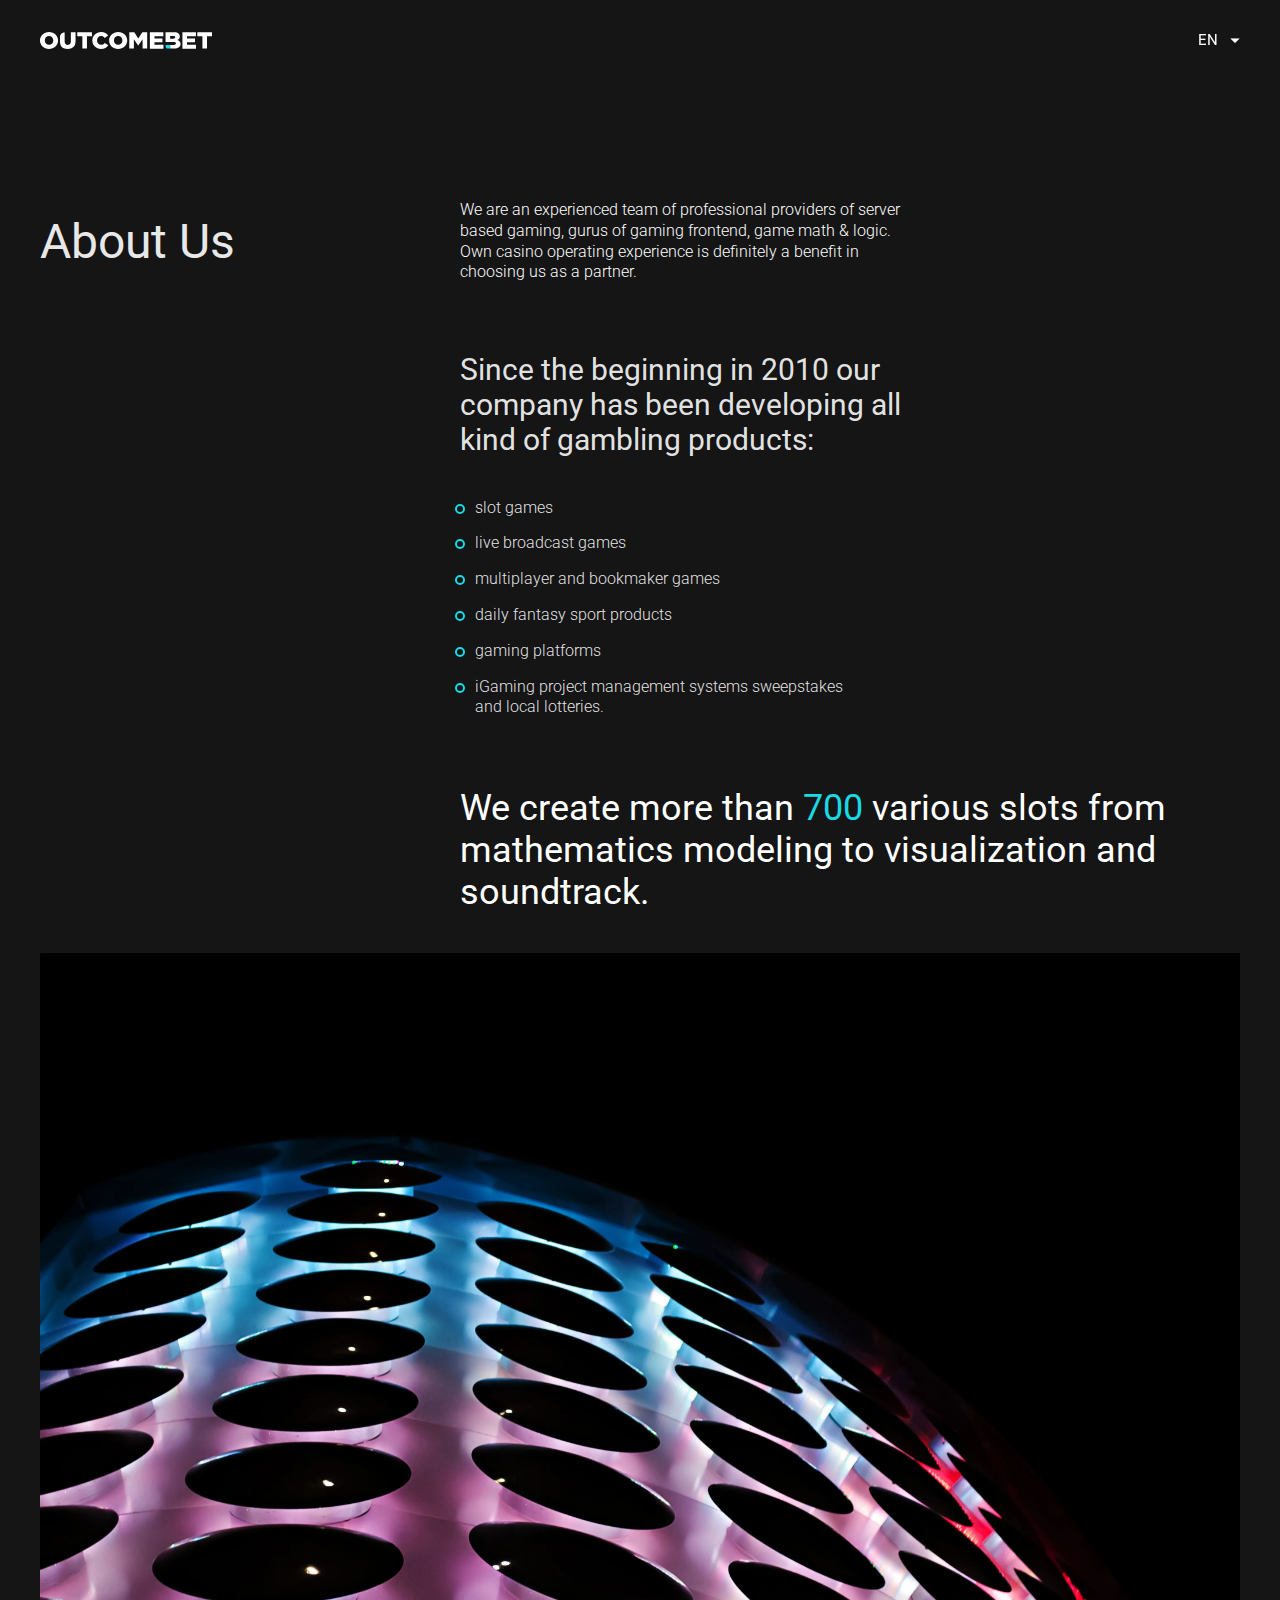
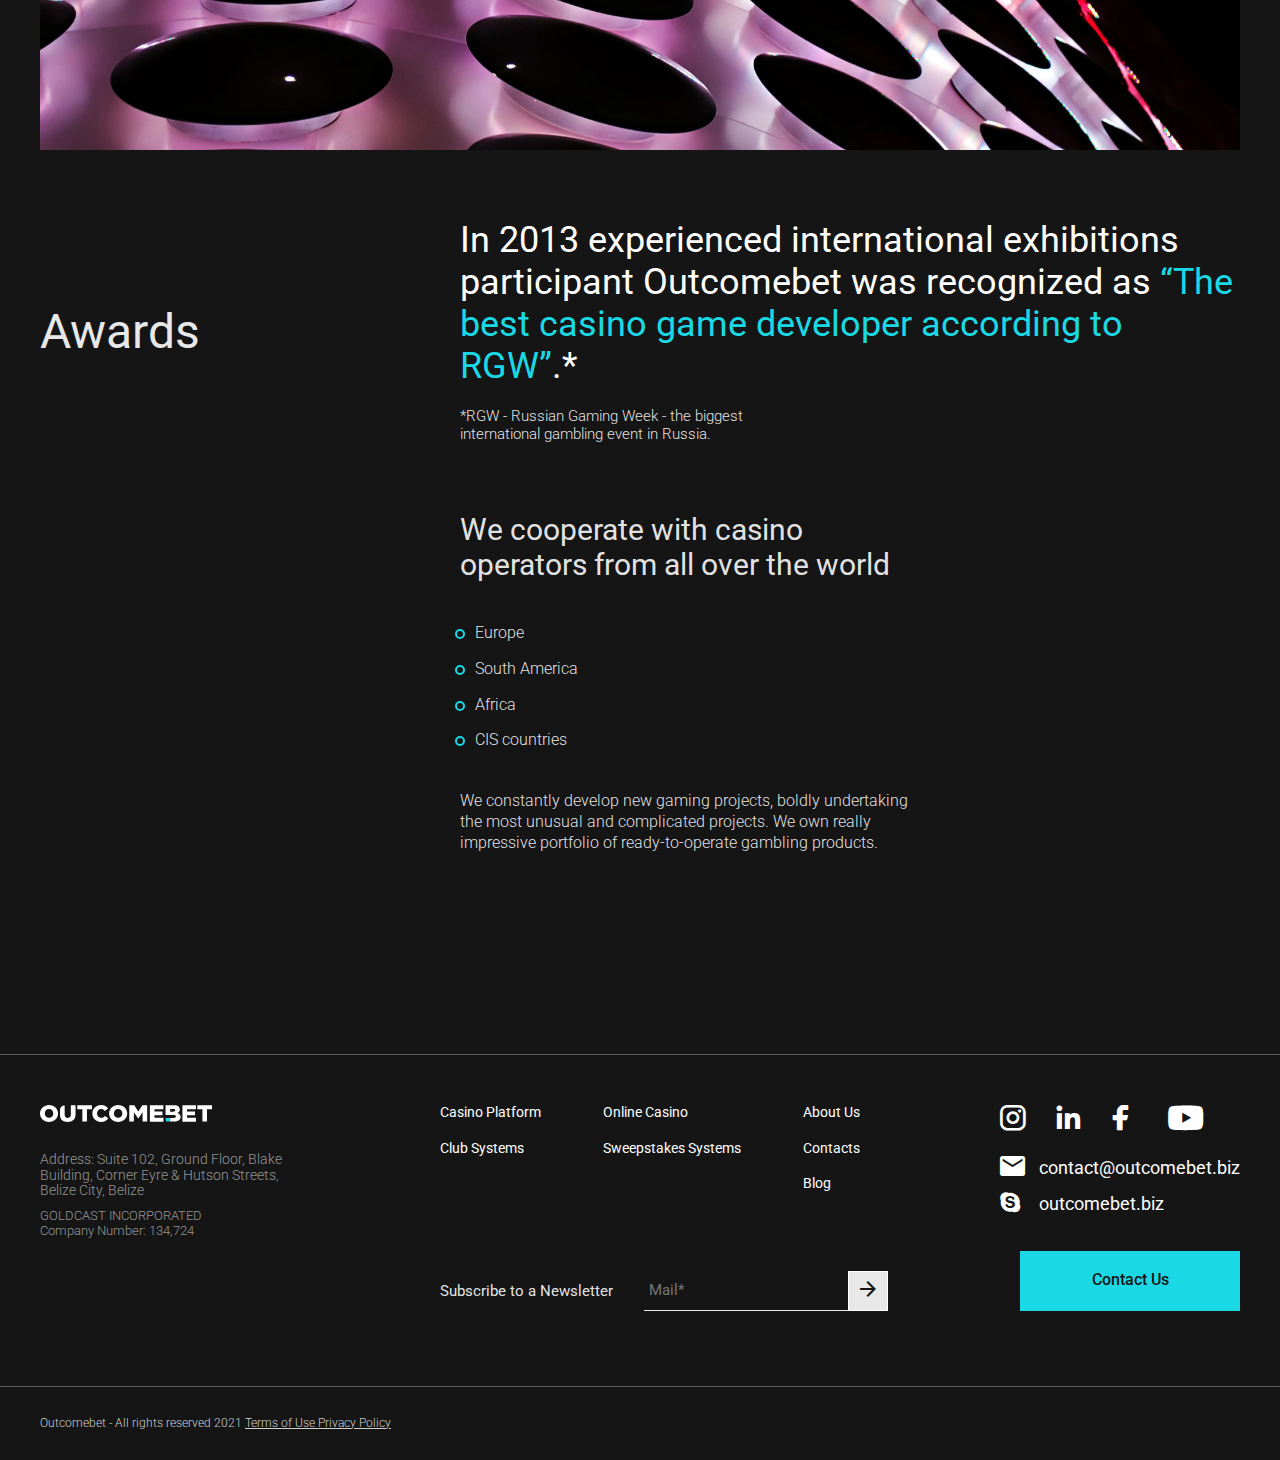
<file: about.html>
<!DOCTYPE html>
<html lang="ru">
	<head>
		<title>OUTCOMEBET - About Us</title>
		<meta charset="UTF-8" />
		<meta name="format-detection" content="telephone=no" />
		<link rel="stylesheet" href="css/style.min.css" />
		<!-- <meta name="robots" content="noindex, nofollow"> -->
		<!-- <meta name="viewport" content="width=device-width, initial-scale=1.0, maximum-scale=1.0, user-scalable=0"> -->
		<meta name="viewport" content="width=device-width, initial-scale=1.0" />
	</head>

	<body>
		<div class="wrapper">
			<header class="header">
				<div class="header__container _container">
					<div class="header__row">
						<div class="header__logo">
							<a href="index.html#top" class="logo"
								><picture
									><source srcset="img/logo.svg" type="image/webp" />
									<img src="img/logo.svg" alt="logo" class="logo__img" /></picture
							></a>
						</div>
						<div class="header__menu">
							<ul class="menu">
								<li class="menu__item"><a href="casino-platform.html" class="menu__link">Casino Platform </a></li>
								<li class="menu__item"><a href="club-systems.html" class="menu__link">Club Systems</a></li>
								<li class="menu__item"><a href="online-casino.html" class="menu__link">Online Casino</a></li>
								<li class="menu__item">
									<a href="sweepstakes-systems.html" class="menu__link">Sweepstakes Systems</a>
								</li>
								<li class="menu__item"><a href="about.html" class="menu__link _active">About Us</a></li>
								<li class="menu__item"><a href="index.html#contacts" class="menu__link">Contacts</a></li>
								<li class="menu__item"><a href="blog.html" class="menu__link">Blog</a></li>
							</ul>
						</div>
						<div class="header__language">
							<div class="lang icon-select">
								<div class="lang__current">en</div>
								<ul class="lang__list">
									<li>ru</li>
								</ul>
							</div>
						</div>
						<div class="header__burger">
							<span></span>
							<span></span>
							<span></span>
						</div>
					</div>
				</div>
				<!-- /header__container _container -->
			</header>
			<!-- /.header -->

			<main class="page">
				<div class="about">
					<div class="about__container _container">
						<div class="about__header">
							<h2 class="about__title block-title">About Us</h2>
							<div class="about__description">
								We are an experienced team of professional providers of server based gaming, gurus of gaming frontend,
								game math & logic. Own casino operating experience is definitely a benefit in choosing us as a partner.
							</div>
						</div>
						<div class="about__wrap">
							<div class="about__label">
								Since the beginning in 2010 our company has been developing all kind of gambling products:
							</div>
							<ul class="about__list about__list_margin">
								<li>slot games</li>
								<li>live broadcast games</li>
								<li>multiplayer and bookmaker games</li>
								<li>daily fantasy sport products</li>
								<li>gaming platforms</li>
								<li>
									iGaming project management systems sweepstakes <br />
									and local lotteries.
								</li>
							</ul>
						</div>
						<div class="about__picture">
							<div class="about__subtitle about__subtitle_picture">
								We create more than <span>700</span> various slots from mathematics modeling to visualization and
								soundtrack.
							</div>
							<div class="about__img">
								<picture
									><source srcset="img/about.webp" type="image/webp" />
									<img src="img/about.jpg" alt=""
								/></picture>
							</div>
						</div>
						<div class="about__header">
							<h2 class="about__title block-title">Awards</h2>
							<div class="about__text">
								<div class="about__subtitle about__subtitle_awards">
									In 2013 experienced international exhibitions participant Outcomebet was recognized as
									<span>“The best casino game developer according to RGW”</span>.*
								</div>
								<div class="about__note">
									*RGW - Russian Gaming Week - the biggest international gambling event in Russia.
								</div>
							</div>
						</div>
						<div class="about__wrap">
							<div class="about__label">We cooperate with casino operators from all over the world</div>
							<ul class="about__list">
								<li>Europe</li>
								<li>South America</li>
								<li>Africa</li>
								<li>CIS countries</li>
							</ul>
							<p class="about__paragraph">
								We constantly develop new gaming projects, boldly undertaking the most unusual and complicated projects.
								We own really impressive portfolio of ready-to-operate gambling products.
							</p>
						</div>
					</div>
					<!-- /about__container _container -->
				</div>
				<div class="popup__body">
					<form action="#" class="popup__form">
						<div class="popup__close">&times;</div>
						<label for="popup__input" class="popup__label">Enter your phone and we will call you</label>
						<div class="popup__input" id="popup__input"><input type="text" placeholder="Phone*" /></div>
						<div class="popup__button"><button class="btn popup__btn" type="submit">Send</button></div>
					</form>
				</div>
			</main>
			<!-- /.main -->
			<footer class="footer">
				<div class="footer__content">
					<div class="footer__container _container">
						<div class="footer__row">
							<div class="footer__column">
								<div class="footer__item">
									<div class="footer__logo">
										<a href="#top" class="logo"
											><picture
												><source srcset="img/logo.svg" type="image/webp" />
												<img src="img/logo.svg" alt="logo" class="logo__img" /></picture
										></a>
									</div>
									<div class="footer__adress adress">
										<p class="adress__text adress__text_medium">
											Address: Suite 102, Ground Floor, Blake Building, Corner Eyre & Hutson Streets, Belize City,
											Belize
										</p>
										<p class="adress__text adress__text_small">
											GOLDCAST INCORPORATED <br />
											Company Number: 134,724
										</p>
									</div>
								</div>
							</div>
							<div class="footer__column footer__column_center">
								<div class="footer__center">
									<ul class="footer__menu menu-footer">
										<li class="menu-footer__item">
											<a href="casino-platform.html" class="menu__link">Casino Platform </a>
											<a href="club-systems.html" class="menu__link">Club Systems</a>
										</li>

										<li class="menu-footer__item">
											<a href="online-casino.html" class="menu__link">Online Casino</a>
											<a href="sweepstakes-systems.html" class="menu__link">Sweepstakes Systems</a>
										</li>
										<li class="menu-footer__item">
											<a href="about.html" class="menu__link">About Us</a>
											<a href="index.html#contacts" class="menu__link">Contacts</a>
											<a href="blog.html" class="menu__link">Blog</a>
										</li>
									</ul>
									<form action="#" class="footer__form">
										<div class="footer__label">Subscribe to a Newsletter</div>
										<div class="footer__send">
											<input type="email" placeholder="Mail*" /><button type="submit">
												<span class="icon-arrow"></span>
											</button>
										</div>
									</form>
								</div>
							</div>
							<div class="footer__column">
								<div class="footer__contacts">
									<div class="footer__social social">
										<a href="#" class="social__link icon-instagram"></a>
										<a href="#" class="social__link icon-linkedin social__link_linkedin"></a>
										<a href="#" class="social__link icon-facebook"></a>
										<a href="#" class="social__link icon-youtube"></a>
									</div>
									<div class="footer__links links-contacts">
										<a href="#" class="links-contacts__link icon-mail">contact@outcomebet.biz </a
										><a href="#" class="links-contacts__link icon-skype">outcomebet.biz </a>
									</div>
									<div class="footer__button"><a href="#" class="btn contact-us">Contact Us</a></div>
								</div>
							</div>
						</div>
					</div>
					<!-- /footer__container _container -->
				</div>
				<div class="footer__container _container">
					<div class="footer__policity">
						<span>Outcomebet - All rights reserved 2021 <a href="#">Terms of Use Privacy Policy</a></span>
					</div>
				</div>
				<!-- /footer__container _container -->
			</footer>
			<!-- /.footer -->
		</div>
		<!-- /.wrapper -->
		<script src="js/app.min.js"></script>
	</body>
</html>
</file>
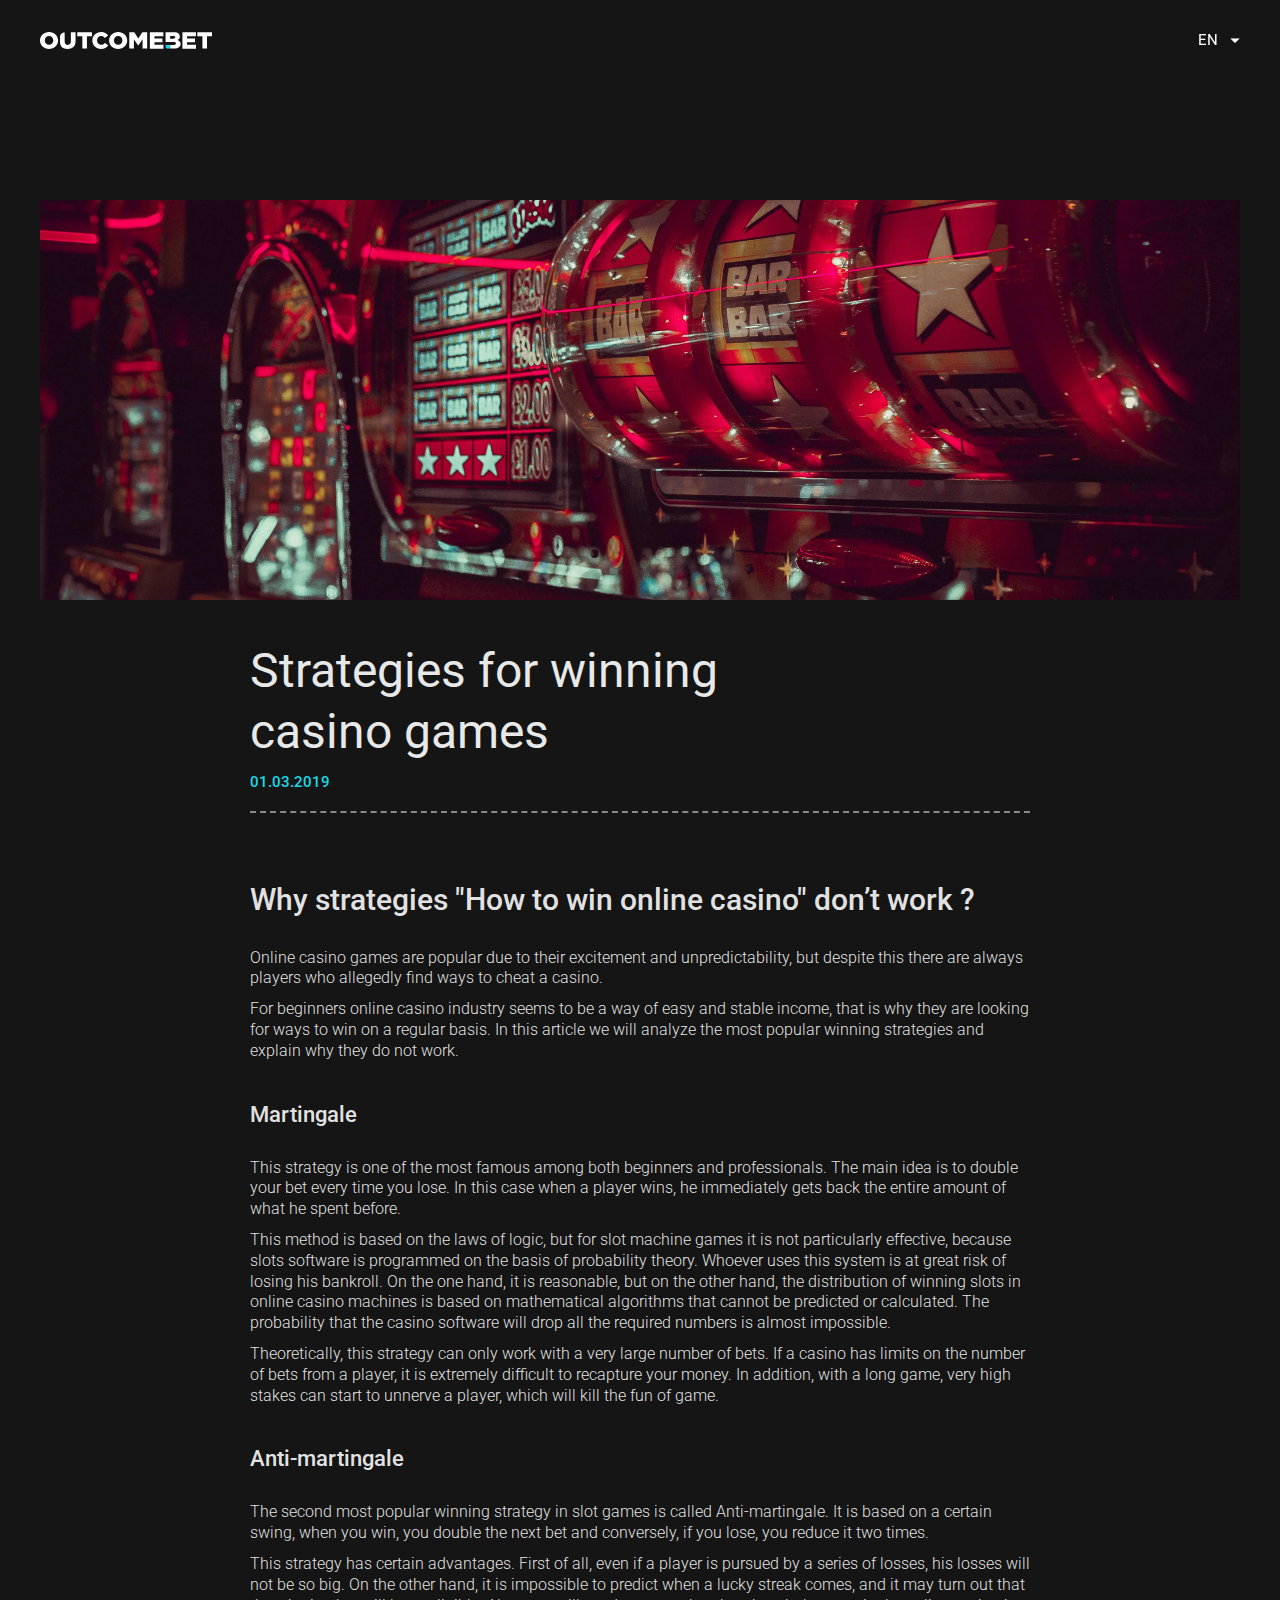
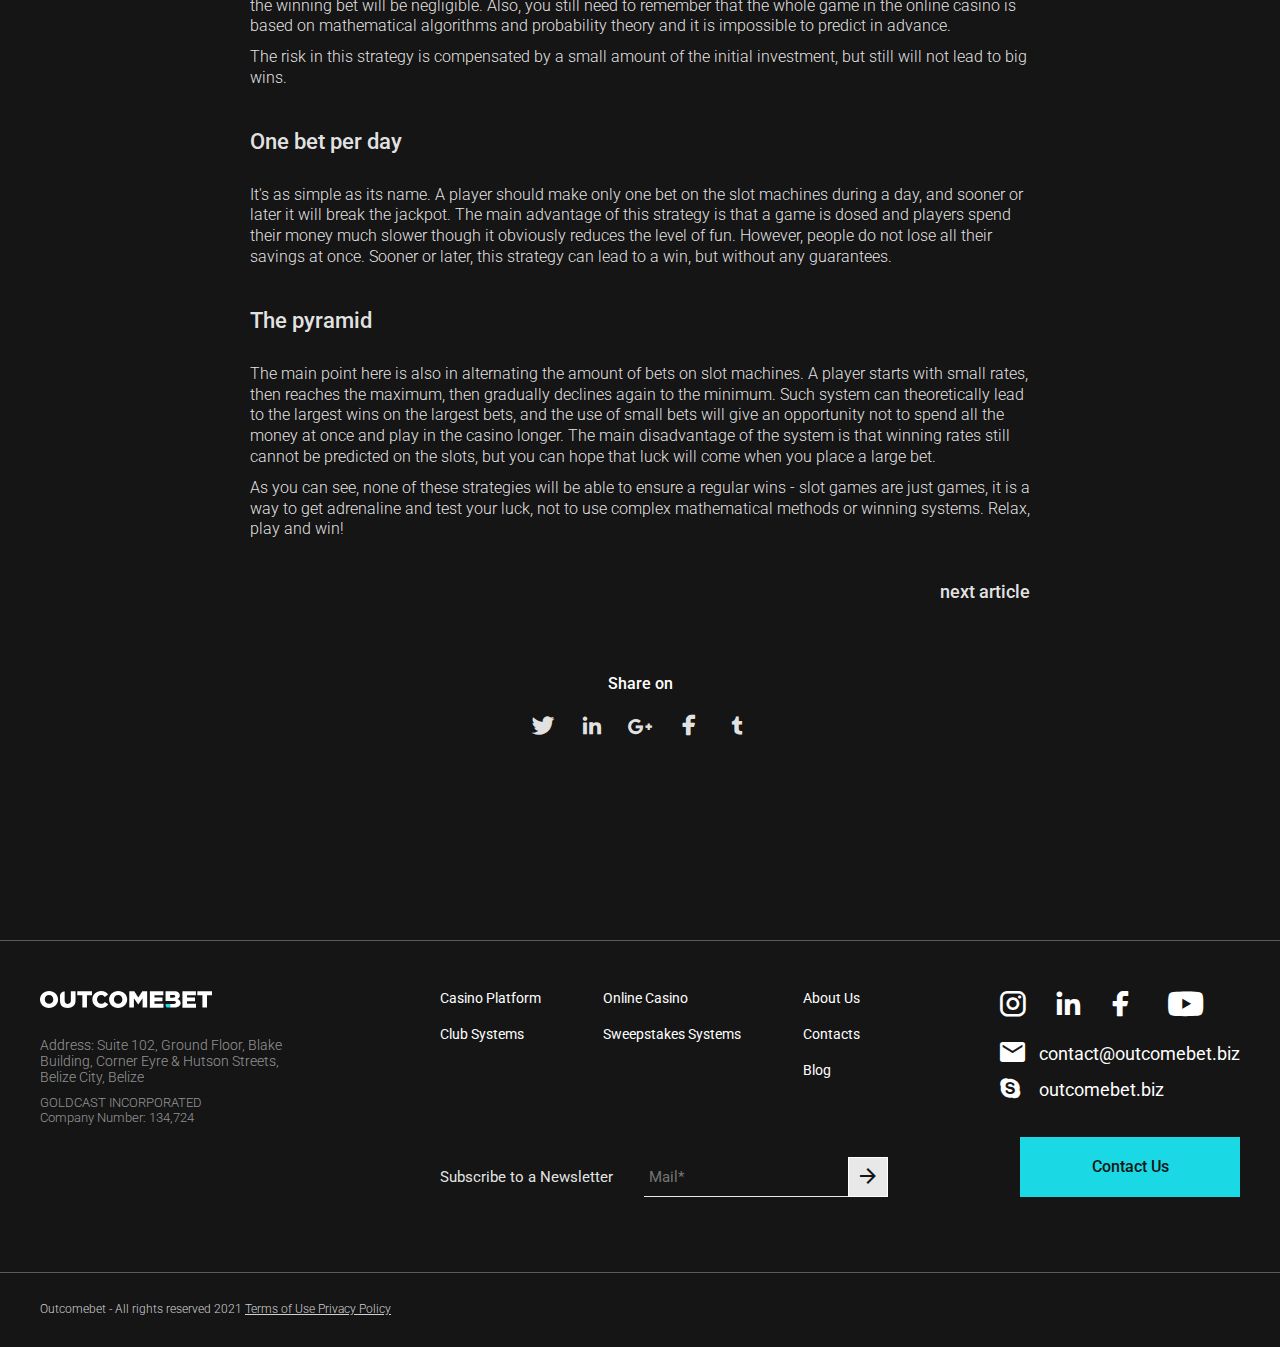
<file: article.html>
<!DOCTYPE html>
<html lang="ru">
	<head>
		<title>OUTCOMEBET - Article page</title>
		<meta charset="UTF-8" />
		<meta name="format-detection" content="telephone=no" />
		<link rel="stylesheet" href="css/style.min.css" />
		<!-- <meta name="robots" content="noindex, nofollow"> -->
		<!-- <meta name="viewport" content="width=device-width, initial-scale=1.0, maximum-scale=1.0, user-scalable=0"> -->
		<meta name="viewport" content="width=device-width, initial-scale=1.0" />
	</head>

	<body>
		<div class="wrapper">
			<header class="header">
				<div class="header__container _container">
					<div class="header__row">
						<div class="header__logo">
							<a href="index.html#top" class="logo"
								><picture
									><source srcset="img/logo.svg" type="image/webp" />
									<img src="img/logo.svg" alt="logo" class="logo__img" /></picture
							></a>
						</div>
						<div class="header__menu">
							<ul class="menu">
								<li class="menu__item"><a href="casino-platform.html" class="menu__link">Casino Platform </a></li>
								<li class="menu__item"><a href="club-systems.html" class="menu__link">Club Systems</a></li>
								<li class="menu__item"><a href="online-casino.html" class="menu__link">Online Casino</a></li>
								<li class="menu__item">
									<a href="sweepstakes-systems.html" class="menu__link">Sweepstakes Systems</a>
								</li>
								<li class="menu__item"><a href="about.html" class="menu__link">About Us</a></li>
								<li class="menu__item"><a href="index.html#contacts" class="menu__link">Contacts</a></li>
								<li class="menu__item"><a href="blog.html" class="menu__link">Blog</a></li>
							</ul>
						</div>
						<div class="header__language">
							<div class="lang icon-select">
								<div class="lang__current">en</div>
								<ul class="lang__list">
									<li>ru</li>
								</ul>
							</div>
						</div>
						<div class="header__burger">
							<span></span>
							<span></span>
							<span></span>
						</div>
					</div>
				</div>
				<!-- /header__container _container -->
			</header>
			<!-- /.header -->

			<main class="page">
				<div class="article">
					<div class="article__container _container">
						<div class="article__img">
							<picture
								><source srcset="img/blog-page/01.webp" type="image/webp" />
								<img src="img/blog-page/01.jpg" alt=""
							/></picture>
						</div>
						<div class="article__content">
							<div class="article__header">
								<div class="article__title block-title">Strategies for winning casino games</div>
								<div class="article__date">01.03.2019</div>
							</div>
							<div class="article__text">
								<h3 class="article__subtitle">Why strategies "How to win online casino" don’t work ?</h3>
								<div class="article__part">
									<p class="article__paragraph">
										Online casino games are popular due to their excitement and unpredictability, but despite this there
										are always players who allegedly find ways to cheat a casino.
									</p>
									<p class="article__paragraph">
										For beginners online casino industry seems to be a way of easy and stable income, that is why they
										are looking for ways to win on a regular basis. In this article we will analyze the most popular
										winning strategies and explain why they do not work.
									</p>
								</div>
								<div class="article__label">Martingale</div>
								<div class="article__part">
									<p class="article__paragraph">
										This strategy is one of the most famous among both beginners and professionals. The main idea is to
										double your bet every time you lose. In this case when a player wins, he immediately gets back the
										entire amount of what he spent before.
									</p>
									<p class="article__paragraph">
										This method is based on the laws of logic, but for slot machine games it is not particularly
										effective, because slots software is programmed on the basis of probability theory. Whoever uses
										this system is at great risk of losing his bankroll. On the one hand, it is reasonable, but on the
										other hand, the distribution of winning slots in online casino machines is based on mathematical
										algorithms that cannot be predicted or calculated. The probability that the casino software will
										drop all the required numbers is almost impossible.
									</p>
									<p class="article__paragraph">
										Theoretically, this strategy can only work with a very large number of bets. If a casino has limits
										on the number of bets from a player, it is extremely difficult to recapture your money. In addition,
										with a long game, very high stakes can start to unnerve a player, which will kill the fun of game.
									</p>
								</div>
								<div class="article__label">Anti-martingale</div>
								<div class="article__part">
									<p class="article__paragraph">
										The second most popular winning strategy in slot games is called Anti-martingale. It is based on a
										certain swing, when you win, you double the next bet and conversely, if you lose, you reduce it two
										times.
									</p>
									<p class="article__paragraph">
										This strategy has certain advantages. First of all, even if a player is pursued by a series of
										losses, his losses will not be so big. On the other hand, it is impossible to predict when a lucky
										streak comes, and it may turn out that the winning bet will be negligible. Also, you still need to
										remember that the whole game in the online casino is based on mathematical algorithms and
										probability theory and it is impossible to predict in advance.
									</p>
									<p class="article__paragraph">
										The risk in this strategy is compensated by a small amount of the initial investment, but still will
										not lead to big wins.
									</p>
								</div>
								<div class="article__label">One bet per day</div>
								<div class="article__part">
									<p class="article__paragraph">
										It's as simple as its name. A player should make only one bet on the slot machines during a day, and
										sooner or later it will break the jackpot. The main advantage of this strategy is that a game is
										dosed and players spend their money much slower though it obviously reduces the level of fun.
										However, people do not lose all their savings at once. Sooner or later, this strategy can lead to a
										win, but without any guarantees.
									</p>
								</div>
								<div class="article__label">The pyramid</div>
								<div class="article__part">
									<p class="article__paragraph">
										The main point here is also in alternating the amount of bets on slot machines. A player starts with
										small rates, then reaches the maximum, then gradually declines again to the minimum. Such system can
										theoretically lead to the largest wins on the largest bets, and the use of small bets will give an
										opportunity not to spend all the money at once and play in the casino longer. The main disadvantage
										of the system is that winning rates still cannot be predicted on the slots, but you can hope that
										luck will come when you place a large bet.
									</p>
									<p class="article__paragraph">
										As you can see, none of these strategies will be able to ensure a regular wins - slot games are just
										games, it is a way to get adrenaline and test your luck, not to use complex mathematical methods or
										winning systems. Relax, play and win!
									</p>
								</div>
							</div>
							<div class="article__next"><a href="#">next article</a></div>
							<div class="article__share">
								<span>Share on</span>
								<div class="article__social">
									<a href="#" class="article__link icon-twitter"></a>
									<a href="#" class="article__link icon-linkedin"></a>
									<a href="#" class="article__link icon-google-plus"></a>
									<a href="#" class="article__link icon-facebook"></a>
									<a href="#" class="article__link icon-tumblr"></a>
								</div>
							</div>
						</div>
					</div>
					<!-- /article__container _container -->
					<div class="popup__body">
						<form action="#" class="popup__form">
							<div class="popup__close">&times;</div>
							<label for="popup__input" class="popup__label">Enter your phone and we will call you</label>
							<div class="popup__input" id="popup__input"><input type="text" placeholder="Phone*" /></div>
							<div class="popup__button"><button class="btn popup__btn" type="submit">Send</button></div>
						</form>
					</div>
				</div>
			</main>
			<!-- /.main -->
			<footer class="footer">
				<div class="footer__content">
					<div class="footer__container _container">
						<div class="footer__row">
							<div class="footer__column">
								<div class="footer__item">
									<div class="footer__logo">
										<a href="#top" class="logo"
											><picture
												><source srcset="img/logo.svg" type="image/webp" />
												<img src="img/logo.svg" alt="logo" class="logo__img" /></picture
										></a>
									</div>
									<div class="footer__adress adress">
										<p class="adress__text adress__text_medium">
											Address: Suite 102, Ground Floor, Blake Building, Corner Eyre & Hutson Streets, Belize City,
											Belize
										</p>
										<p class="adress__text adress__text_small">
											GOLDCAST INCORPORATED <br />
											Company Number: 134,724
										</p>
									</div>
								</div>
							</div>
							<div class="footer__column footer__column_center">
								<div class="footer__center">
									<ul class="footer__menu menu-footer">
										<li class="menu-footer__item">
											<a href="casino-platform.html" class="menu__link">Casino Platform </a>
											<a href="club-systems.html" class="menu__link">Club Systems</a>
										</li>

										<li class="menu-footer__item">
											<a href="online-casino.html" class="menu__link">Online Casino</a>
											<a href="sweepstakes-systems.html" class="menu__link">Sweepstakes Systems</a>
										</li>
										<li class="menu-footer__item">
											<a href="about.html" class="menu__link">About Us</a>
											<a href="index.html#contacts" class="menu__link">Contacts</a>
											<a href="blog.html" class="menu__link">Blog</a>
										</li>
									</ul>
									<form action="#" class="footer__form">
										<div class="footer__label">Subscribe to a Newsletter</div>
										<div class="footer__send">
											<input type="email" placeholder="Mail*" /><button type="submit">
												<span class="icon-arrow"></span>
											</button>
										</div>
									</form>
								</div>
							</div>
							<div class="footer__column">
								<div class="footer__contacts">
									<div class="footer__social social">
										<a href="#" class="social__link icon-instagram"></a>
										<a href="#" class="social__link icon-linkedin social__link_linkedin"></a>
										<a href="#" class="social__link icon-facebook"></a>
										<a href="#" class="social__link icon-youtube"></a>
									</div>
									<div class="footer__links links-contacts">
										<a href="#" class="links-contacts__link icon-mail">contact@outcomebet.biz </a
										><a href="#" class="links-contacts__link icon-skype">outcomebet.biz </a>
									</div>
									<div class="footer__button"><a href="#" class="btn contact-us">Contact Us</a></div>
								</div>
							</div>
						</div>
					</div>
					<!-- /footer__container _container -->
				</div>
				<div class="footer__container _container">
					<div class="footer__policity">
						<span>Outcomebet - All rights reserved 2021 <a href="#">Terms of Use Privacy Policy</a></span>
					</div>
				</div>
				<!-- /footer__container _container -->
			</footer>
			<!-- /.footer -->
		</div>
		<!-- /.wrapper -->
		<script src="js/app.min.js"></script>
	</body>
</html>
</file>
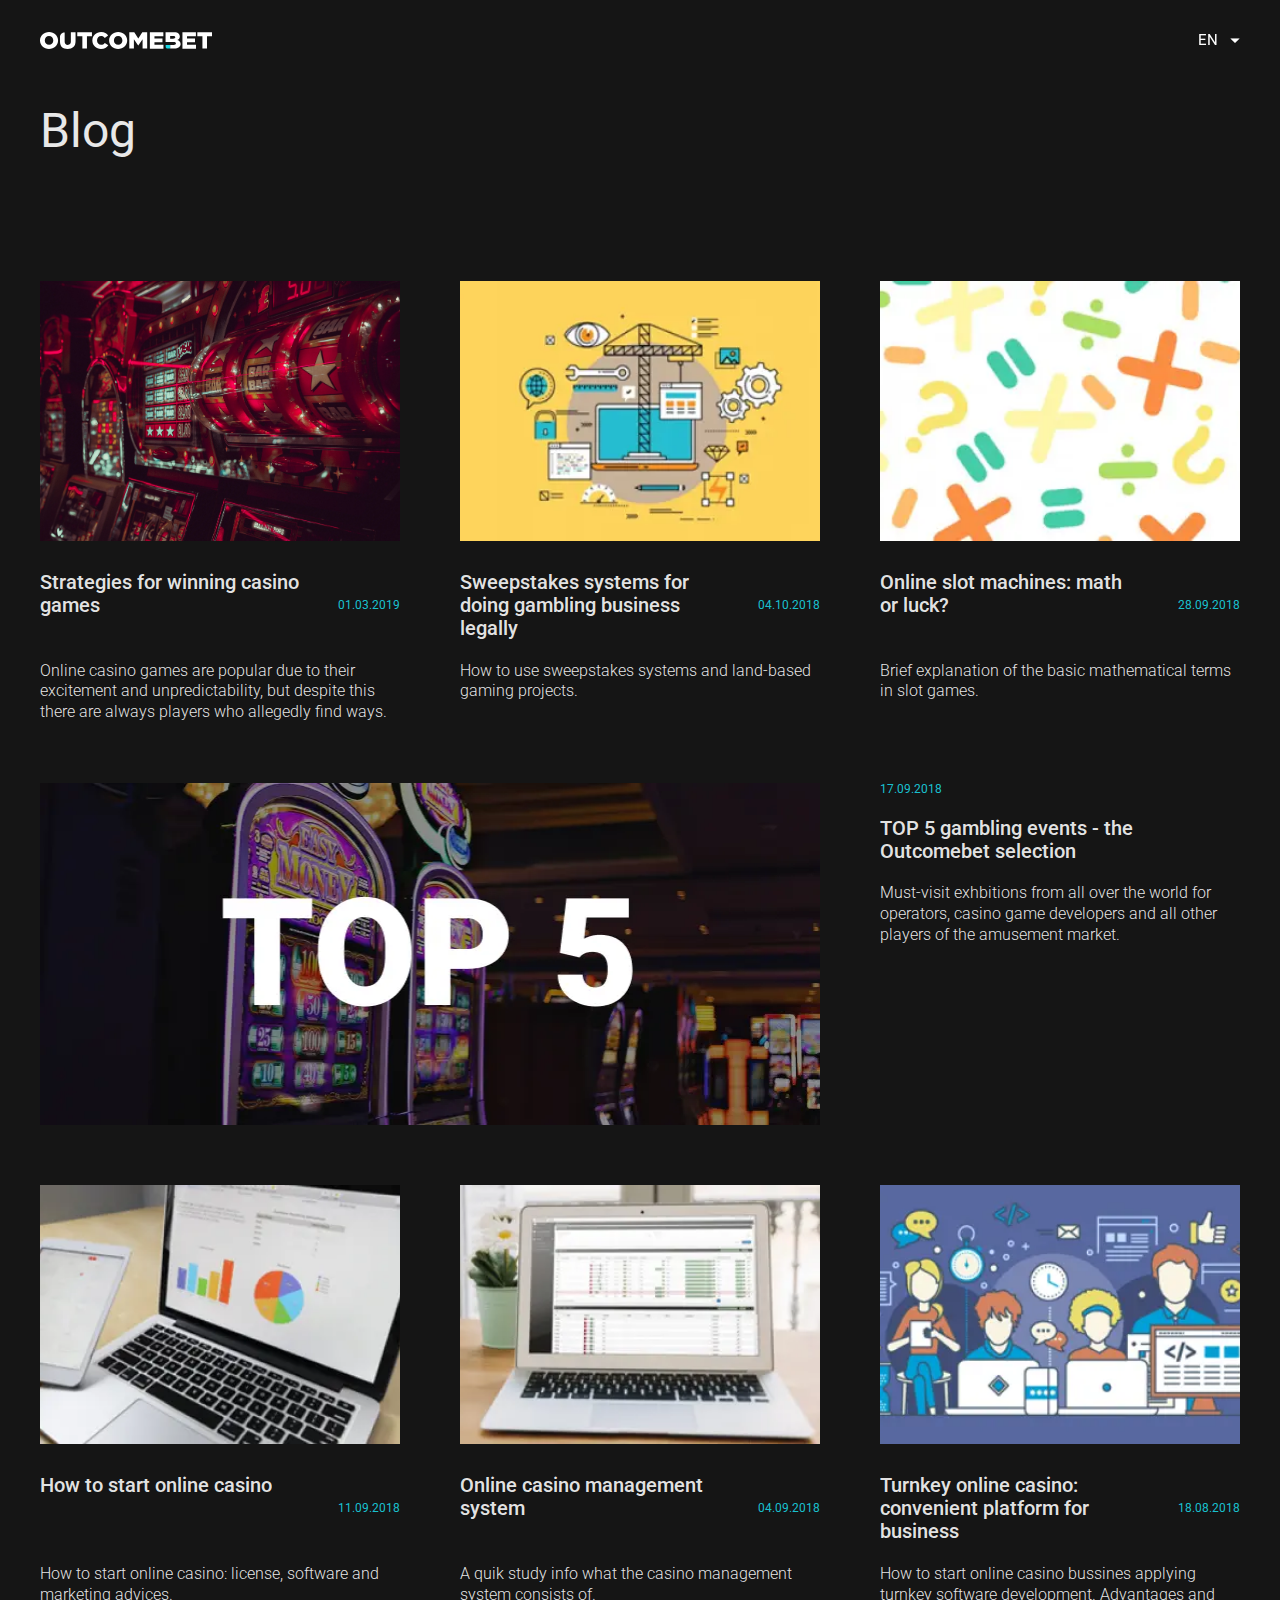
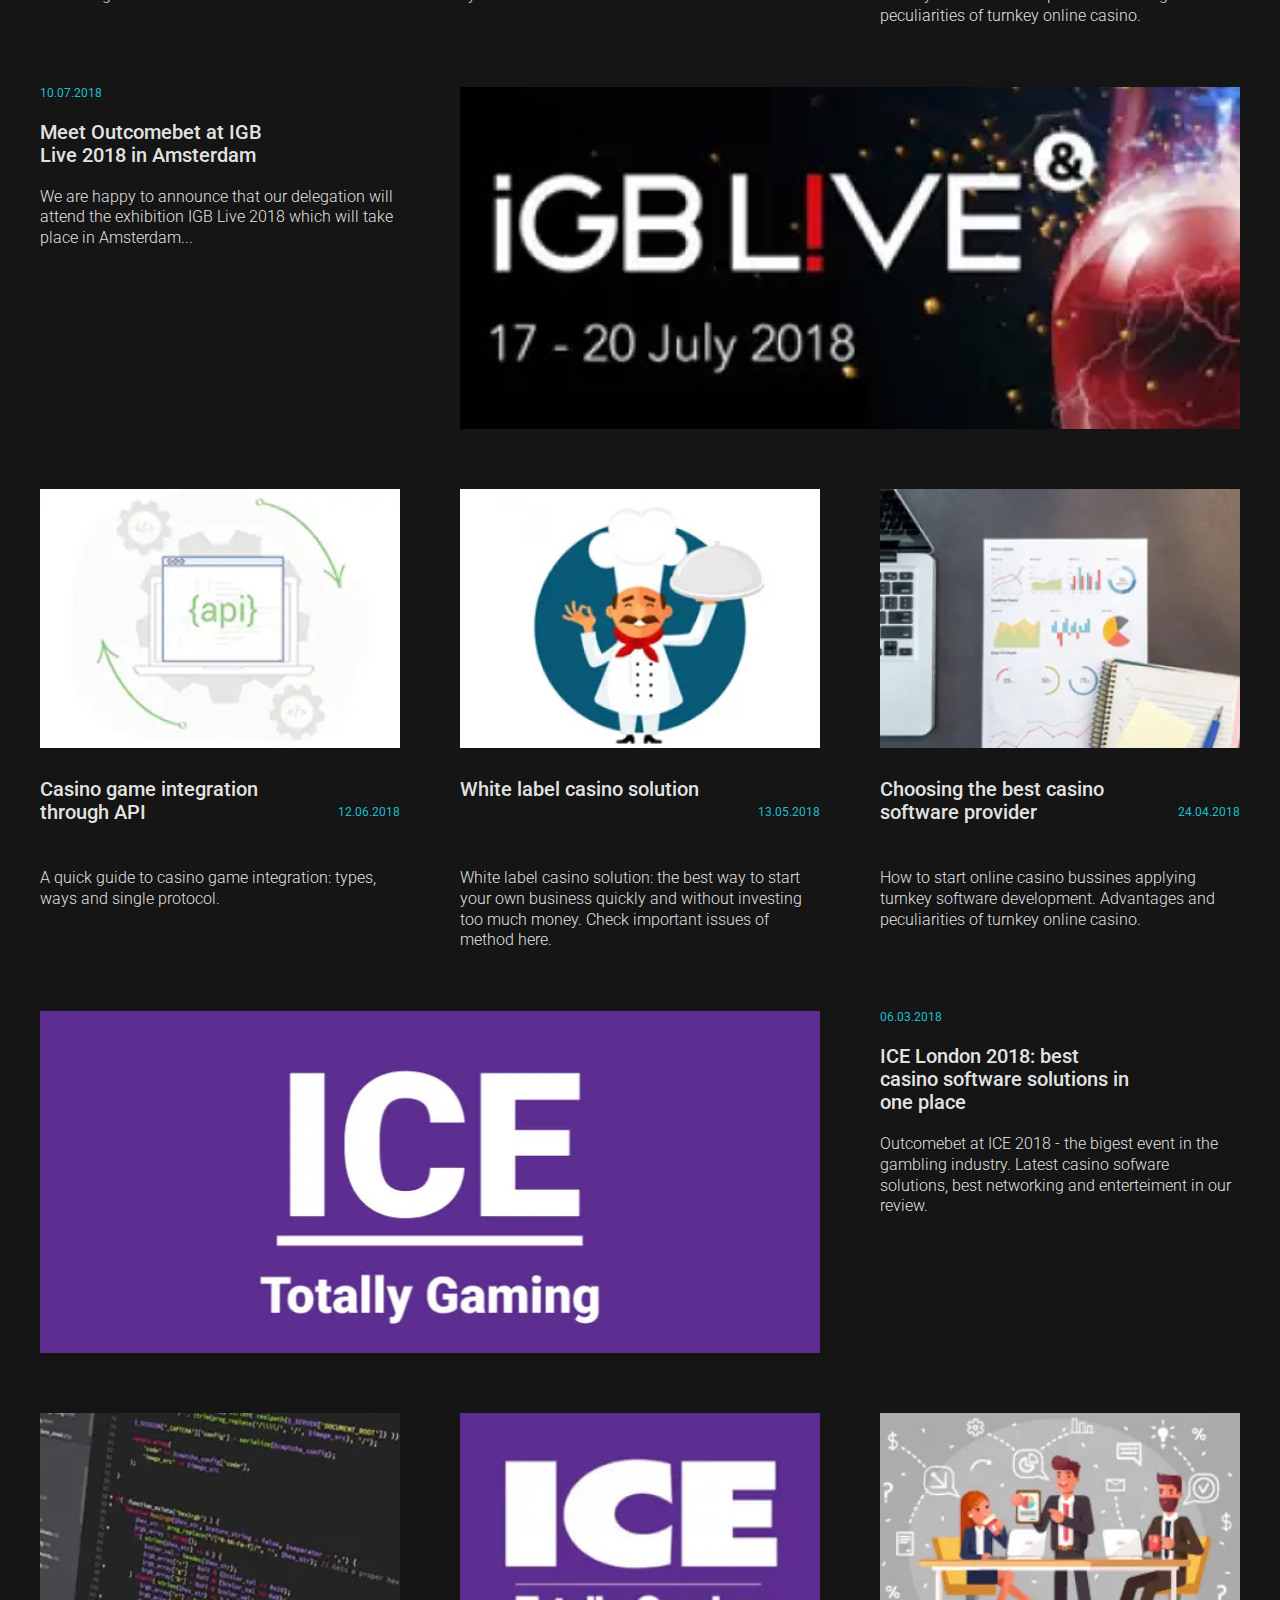
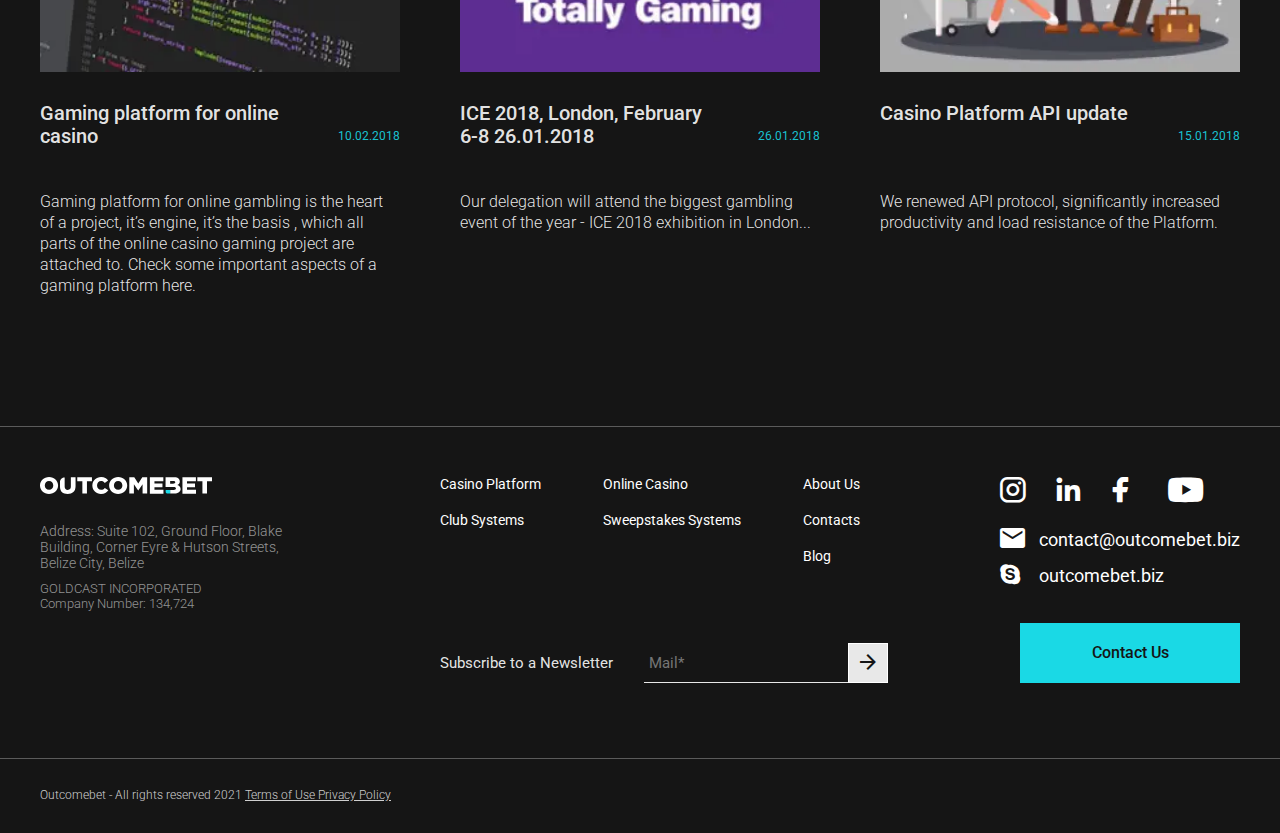
<file: blog.html>
<!DOCTYPE html>
<html lang="ru">
	<head>
		<title>OUTCOMEBET - Blog</title>
		<meta charset="UTF-8" />
		<meta name="format-detection" content="telephone=no" />
		<link rel="stylesheet" href="css/style.min.css" />
		<!-- <meta name="robots" content="noindex, nofollow"> -->
		<!-- <meta name="viewport" content="width=device-width, initial-scale=1.0, maximum-scale=1.0, user-scalable=0"> -->
		<meta name="viewport" content="width=device-width, initial-scale=1.0" />
	</head>

	<body>
		<div class="wrapper">
			<header class="header">
				<div class="header__container _container">
					<div class="header__row">
						<div class="header__logo">
							<a href="index.html#top" class="logo"
								><picture
									><source srcset="img/logo.svg" type="image/webp" />
									<img src="img/logo.svg" alt="logo" class="logo__img" /></picture
							></a>
						</div>
						<div class="header__menu">
							<ul class="menu">
								<li class="menu__item"><a href="casino-platform.html" class="menu__link">Casino Platform </a></li>
								<li class="menu__item"><a href="club-systems.html" class="menu__link">Club Systems</a></li>
								<li class="menu__item"><a href="online-casino.html" class="menu__link">Online Casino</a></li>
								<li class="menu__item">
									<a href="sweepstakes-systems.html" class="menu__link">Sweepstakes Systems</a>
								</li>
								<li class="menu__item"><a href="about.html" class="menu__link">About Us</a></li>
								<li class="menu__item"><a href="index.html#contacts" class="menu__link">Contacts</a></li>
								<li class="menu__item"><a href="blog.html" class="menu__link _active">Blog</a></li>
							</ul>
						</div>
						<div class="header__language">
							<div class="lang icon-select">
								<div class="lang__current">en</div>
								<ul class="lang__list">
									<li>ru</li>
								</ul>
							</div>
						</div>
						<div class="header__burger">
							<span></span>
							<span></span>
							<span></span>
						</div>
					</div>
				</div>
				<!-- /header__container _container -->
			</header>
			<!-- /.header -->

			<main class="page">
				<div class="blog">
					<div class="blog__container _container">
						<div class="blog__header">
							<h2 class="blog__title block-title">Blog</h2>
						</div>
						<div class="blog__row">
							<div class="blog__column">
								<a href="article.html" class="blog__item item-blog">
									<div class="item-blog__img">
										<picture
											><source srcset="img/blog-page/01.webp" type="image/webp" />
											<img src="img/blog-page/01.jpg" alt=""
										/></picture>
									</div>
									<div class="item-blog__header">
										<div class="item-blog__title">Strategies for winning casino games</div>
										<div class="item-blog__date">01.03.2019</div>
									</div>
									<div class="item-blog__text item-blog__text_page">
										Online casino games are popular due to their excitement and unpredictability, but despite this there
										are always players who allegedly find ways.
									</div>
								</a>
							</div>
							<div class="blog__column">
								<div class="blog__item item-blog">
									<div class="item-blog__img">
										<picture
											><source srcset="img/blog-page/02.webp" type="image/webp" />
											<img src="img/blog-page/02.jpg" alt=""
										/></picture>
									</div>
									<div class="item-blog__header">
										<div class="item-blog__title">Sweepstakes systems for doing gambling business legally</div>
										<div class="item-blog__date">04.10.2018</div>
									</div>
									<div class="item-blog__text item-blog__text_page">
										How to use sweepstakes systems and land-based gaming projects.
									</div>
								</div>
							</div>
							<div class="blog__column">
								<div class="blog__item item-blog">
									<div class="item-blog__img">
										<picture
											><source srcset="img/blog-page/03.webp" type="image/webp" />
											<img src="img/blog-page/03.jpg" alt=""
										/></picture>
									</div>
									<div class="item-blog__header">
										<div class="item-blog__title">Online slot machines: math or luck?</div>
										<div class="item-blog__date">28.09.2018</div>
									</div>
									<div class="item-blog__text item-blog__text_page">
										Brief explanation of the basic mathematical terms in slot games.
									</div>
								</div>
							</div>
							<div class="blog__column blog__column_big">
								<div class="blog__items">
									<div class="blog__item item-blog item-blog_img">
										<div class="item-blog__img item-blog__img_big">
											<picture
												><source srcset="img/blog-page/04.webp" type="image/webp" />
												<img src="img/blog-page/04.jpg" alt=""
											/></picture>
										</div>
									</div>
									<div class="blog__item item-blog">
										<div class="item-blog__header item-blog__header_big">
											<div class="item-blog__date item-blog__date_big">17.09.2018</div>
											<div class="item-blog__title">TOP 5 gambling events - the Outcomebet selection</div>
										</div>
										<div class="item-blog__text item-blog__text_page">
											Must-visit exhbitions from all over the world for operators, casino game developers and all other
											players of the amusement market.
										</div>
									</div>
								</div>
							</div>
							<div class="blog__column">
								<div class="blog__item item-blog">
									<div class="item-blog__img">
										<picture
											><source srcset="img/blog-page/05.webp" type="image/webp" />
											<img src="img/blog-page/05.jpg" alt=""
										/></picture>
									</div>
									<div class="item-blog__header">
										<div class="item-blog__title">How to start online casino</div>
										<div class="item-blog__date">11.09.2018</div>
									</div>
									<div class="item-blog__text item-blog__text_page">
										How to start online casino: license, software and marketing advices.
									</div>
								</div>
							</div>
							<div class="blog__column">
								<div class="blog__item item-blog">
									<div class="item-blog__img">
										<picture
											><source srcset="img/blog-page/06.webp" type="image/webp" />
											<img src="img/blog-page/06.jpg" alt=""
										/></picture>
									</div>
									<div class="item-blog__header">
										<div class="item-blog__title">Online casino management system</div>
										<div class="item-blog__date">04.09.2018</div>
									</div>
									<div class="item-blog__text item-blog__text_page">
										A quik study info what the casino management system consists of.
									</div>
								</div>
							</div>
							<div class="blog__column">
								<div class="blog__item item-blog">
									<div class="item-blog__img">
										<picture
											><source srcset="img/blog-page/07.webp" type="image/webp" />
											<img src="img/blog-page/07.jpg" alt=""
										/></picture>
									</div>
									<div class="item-blog__header">
										<div class="item-blog__title">Turnkey online casino: convenient platform for business</div>
										<div class="item-blog__date">18.08.2018</div>
									</div>
									<div class="item-blog__text item-blog__text_page">
										How to start online casino bussines applying turnkey software development. Advantages and
										peculiarities of turnkey online casino.
									</div>
								</div>
							</div>
							<div class="blog__column blog__column_big">
								<div class="blog__items blog__items_reverse">
									<div class="blog__item item-blog item-blog_img">
										<div class="item-blog__img item-blog__img_big">
											<picture
												><source srcset="img/blog-page/08.webp" type="image/webp" />
												<img src="img/blog-page/08.jpg" alt=""
											/></picture>
										</div>
									</div>
									<div class="blog__item item-blog">
										<div class="item-blog__header item-blog__header_big">
											<div class="item-blog__date item-blog__date_big">10.07.2018</div>
											<div class="item-blog__title">Meet Outcomebet at IGB Live 2018 in Amsterdam</div>
										</div>
										<div class="item-blog__text item-blog__text_page">
											We are happy to announce that our delegation will attend the exhibition IGB Live 2018 which will
											take place in Amsterdam...
										</div>
									</div>
								</div>
							</div>
							<div class="blog__column">
								<div class="blog__item item-blog">
									<div class="item-blog__img">
										<picture
											><source srcset="img/blog-page/09.webp" type="image/webp" />
											<img src="img/blog-page/09.jpg" alt=""
										/></picture>
									</div>
									<div class="item-blog__header">
										<div class="item-blog__title">Casino game integration through API</div>
										<div class="item-blog__date">12.06.2018</div>
									</div>
									<div class="item-blog__text item-blog__text_page">
										A quick guide to casino game integration: types, ways and single protocol.
									</div>
								</div>
							</div>
							<div class="blog__column">
								<div class="blog__item item-blog">
									<div class="item-blog__img">
										<picture
											><source srcset="img/blog-page/10.webp" type="image/webp" />
											<img src="img/blog-page/10.jpg" alt=""
										/></picture>
									</div>
									<div class="item-blog__header">
										<div class="item-blog__title">White label casino solution</div>
										<div class="item-blog__date">13.05.2018</div>
									</div>
									<div class="item-blog__text item-blog__text_page">
										White label casino solution: the best way to start your own business quickly and without investing
										too much money. Check important issues of method here.
									</div>
								</div>
							</div>
							<div class="blog__column">
								<div class="blog__item item-blog">
									<div class="item-blog__img">
										<picture
											><source srcset="img/blog-page/11.webp" type="image/webp" />
											<img src="img/blog-page/11.jpg" alt=""
										/></picture>
									</div>
									<div class="item-blog__header">
										<div class="item-blog__title">Choosing the best casino software provider</div>
										<div class="item-blog__date">24.04.2018</div>
									</div>
									<div class="item-blog__text item-blog__text_page">
										How to start online casino bussines applying turnkey software development. Advantages and
										peculiarities of turnkey online casino.
									</div>
								</div>
							</div>
							<div class="blog__column blog__column_big">
								<div class="blog__items">
									<div class="blog__item item-blog item-blog_img">
										<div class="item-blog__img item-blog__img_big">
											<picture
												><source srcset="img/blog-page/12.webp" type="image/webp" />
												<img src="img/blog-page/12.jpg" alt=""
											/></picture>
										</div>
									</div>
									<div class="blog__item item-blog">
										<div class="item-blog__header item-blog__header_big">
											<div class="item-blog__date item-blog__date_big">06.03.2018</div>
											<div class="item-blog__title">ICE London 2018: best casino software solutions in one place</div>
										</div>
										<div class="item-blog__text item-blog__text_page">
											Outcomebet at ICE 2018 - the bigest event in the gambling industry. Latest casino sofware
											solutions, best networking and enterteiment in our review.
										</div>
									</div>
								</div>
							</div>
							<div class="blog__column">
								<div class="blog__item item-blog">
									<div class="item-blog__img">
										<picture
											><source srcset="img/blog-page/13.webp" type="image/webp" />
											<img src="img/blog-page/13.jpg" alt=""
										/></picture>
									</div>
									<div class="item-blog__header">
										<div class="item-blog__title">Gaming platform for online casino</div>
										<div class="item-blog__date">10.02.2018</div>
									</div>
									<div class="item-blog__text item-blog__text_page">
										Gaming platform for online gambling is the heart of a project, it’s engine, it’s the basis , which
										all parts of the online casino gaming project are attached to. Check some important aspects of a
										gaming platform here.
									</div>
								</div>
							</div>
							<div class="blog__column">
								<div class="blog__item item-blog">
									<div class="item-blog__img">
										<picture
											><source srcset="img/blog-page/14.webp" type="image/webp" />
											<img src="img/blog-page/14.jpg" alt=""
										/></picture>
									</div>
									<div class="item-blog__header">
										<div class="item-blog__title">ICE 2018, London, February 6-8 26.01.2018</div>
										<div class="item-blog__date">26.01.2018</div>
									</div>
									<div class="item-blog__text item-blog__text_page">
										Our delegation will attend the biggest gambling event of the year - ICE 2018 exhibition in London...
									</div>
								</div>
							</div>
							<div class="blog__column">
								<div class="blog__item item-blog">
									<div class="item-blog__img">
										<picture
											><source srcset="img/blog-page/15.webp" type="image/webp" />
											<img src="img/blog-page/15.jpg" alt=""
										/></picture>
									</div>
									<div class="item-blog__header">
										<div class="item-blog__title">Casino Platform API update</div>
										<div class="item-blog__date">15.01.2018</div>
									</div>
									<div class="item-blog__text item-blog__text_page">
										We renewed API protocol, significantly increased productivity and load resistance of the Platform.
									</div>
								</div>
							</div>
						</div>
					</div>
					<!-- /blog__container _container -->
					<div class="popup__body">
						<form action="#" class="popup__form">
							<div class="popup__close">&times;</div>
							<label for="popup__input" class="popup__label">Enter your phone and we will call you</label>
							<div class="popup__input" id="popup__input"><input type="text" placeholder="Phone*" /></div>
							<div class="popup__button"><button class="btn popup__btn" type="submit">Send</button></div>
						</form>
					</div>
				</div>
			</main>
			<!-- /.main -->
			<footer class="footer">
				<div class="footer__content">
					<div class="footer__container _container">
						<div class="footer__row">
							<div class="footer__column">
								<div class="footer__item">
									<div class="footer__logo">
										<a href="#top" class="logo"
											><picture
												><source srcset="img/logo.svg" type="image/webp" />
												<img src="img/logo.svg" alt="logo" class="logo__img" /></picture
										></a>
									</div>
									<div class="footer__adress adress">
										<p class="adress__text adress__text_medium">
											Address: Suite 102, Ground Floor, Blake Building, Corner Eyre & Hutson Streets, Belize City,
											Belize
										</p>
										<p class="adress__text adress__text_small">
											GOLDCAST INCORPORATED <br />
											Company Number: 134,724
										</p>
									</div>
								</div>
							</div>
							<div class="footer__column footer__column_center">
								<div class="footer__center">
									<ul class="footer__menu menu-footer">
										<li class="menu-footer__item">
											<a href="casino-platform.html" class="menu__link">Casino Platform </a>
											<a href="club-systems.html" class="menu__link">Club Systems</a>
										</li>

										<li class="menu-footer__item">
											<a href="online-casino.html" class="menu__link">Online Casino</a>
											<a href="sweepstakes-systems.html" class="menu__link">Sweepstakes Systems</a>
										</li>
										<li class="menu-footer__item">
											<a href="about.html" class="menu__link">About Us</a>
											<a href="index.html#contacts" class="menu__link">Contacts</a>
											<a href="blog.html" class="menu__link">Blog</a>
										</li>
									</ul>
									<form action="#" class="footer__form">
										<div class="footer__label">Subscribe to a Newsletter</div>
										<div class="footer__send">
											<input type="email" placeholder="Mail*" /><button type="submit">
												<span class="icon-arrow"></span>
											</button>
										</div>
									</form>
								</div>
							</div>
							<div class="footer__column">
								<div class="footer__contacts">
									<div class="footer__social social">
										<a href="#" class="social__link icon-instagram"></a>
										<a href="#" class="social__link icon-linkedin social__link_linkedin"></a>
										<a href="#" class="social__link icon-facebook"></a>
										<a href="#" class="social__link icon-youtube"></a>
									</div>
									<div class="footer__links links-contacts">
										<a href="#" class="links-contacts__link icon-mail">contact@outcomebet.biz </a
										><a href="#" class="links-contacts__link icon-skype">outcomebet.biz </a>
									</div>
									<div class="footer__button"><a href="#" class="btn contact-us">Contact Us</a></div>
								</div>
							</div>
						</div>
					</div>
					<!-- /footer__container _container -->
				</div>
				<div class="footer__container _container">
					<div class="footer__policity">
						<span>Outcomebet - All rights reserved 2021 <a href="#">Terms of Use Privacy Policy</a></span>
					</div>
				</div>
				<!-- /footer__container _container -->
			</footer>
			<!-- /.footer -->
		</div>
		<!-- /.wrapper -->
		<script src="js/app.min.js"></script>
	</body>
</html>
</file>
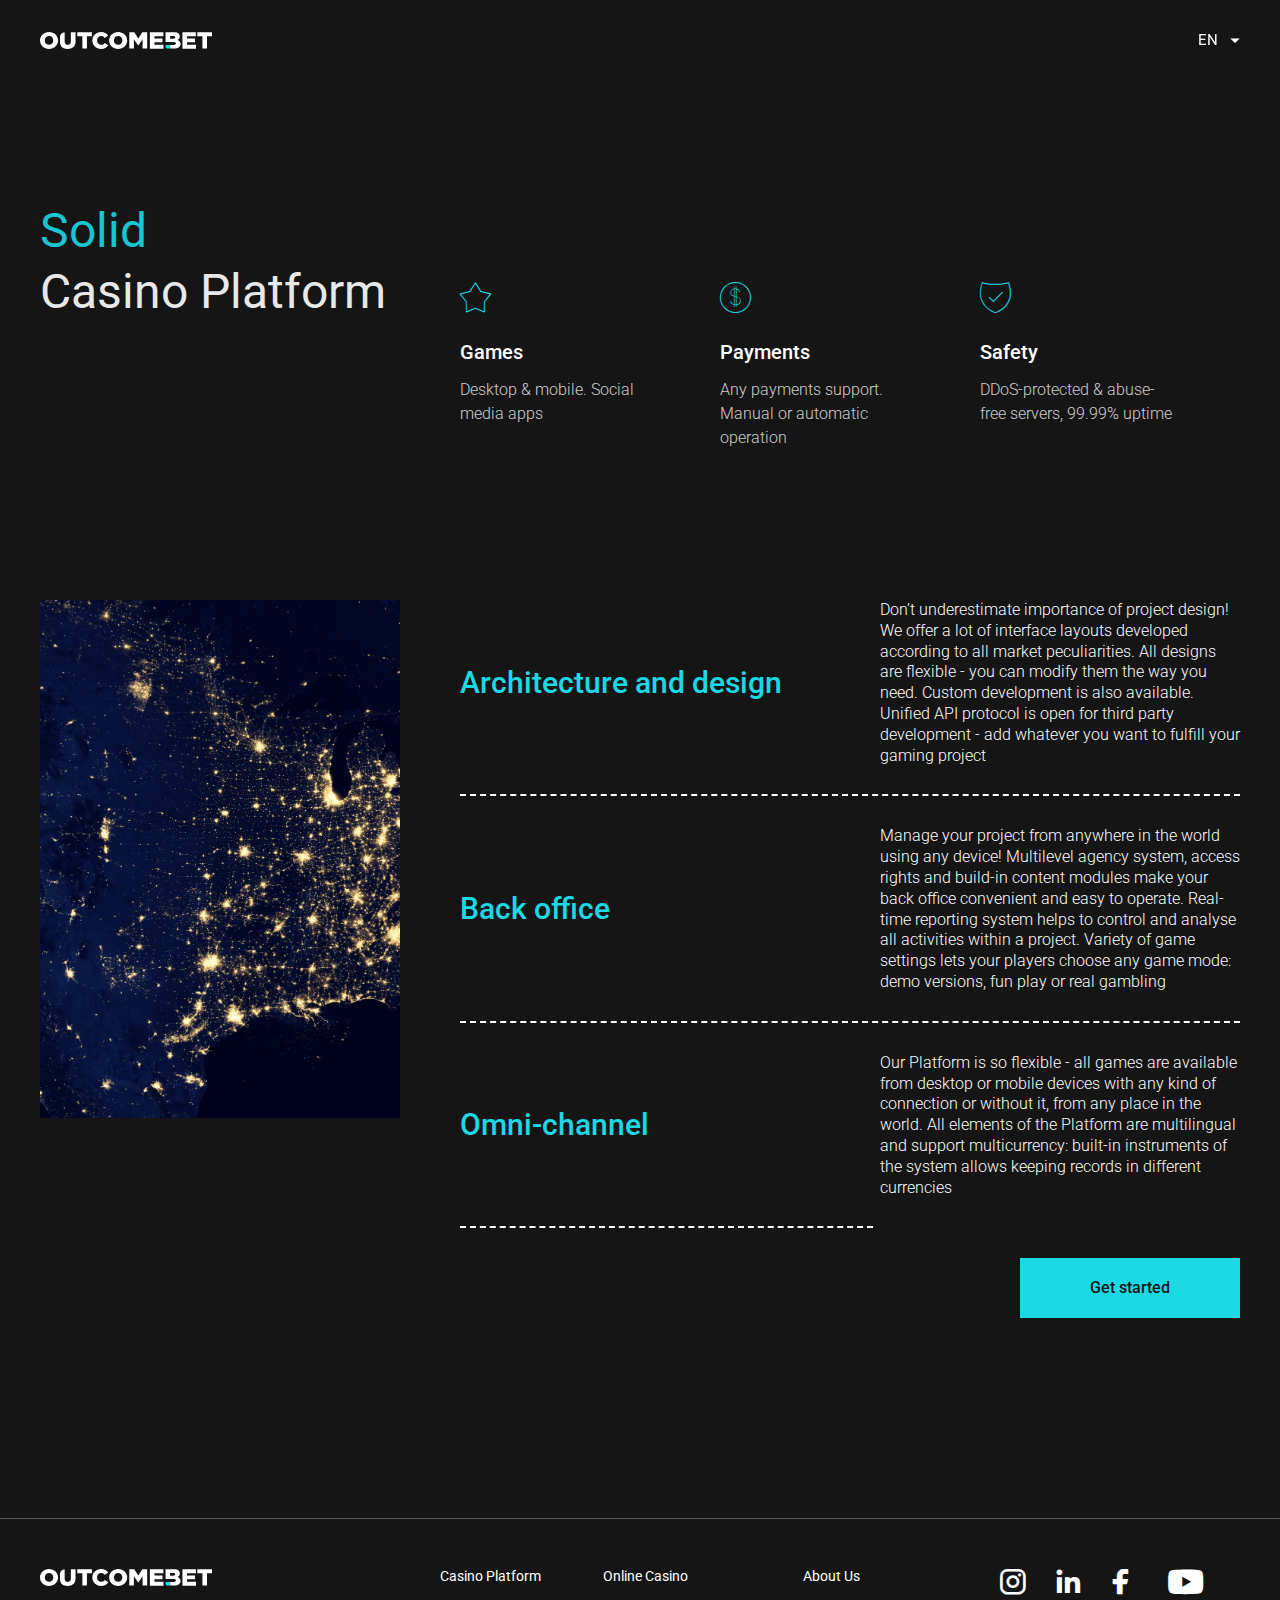
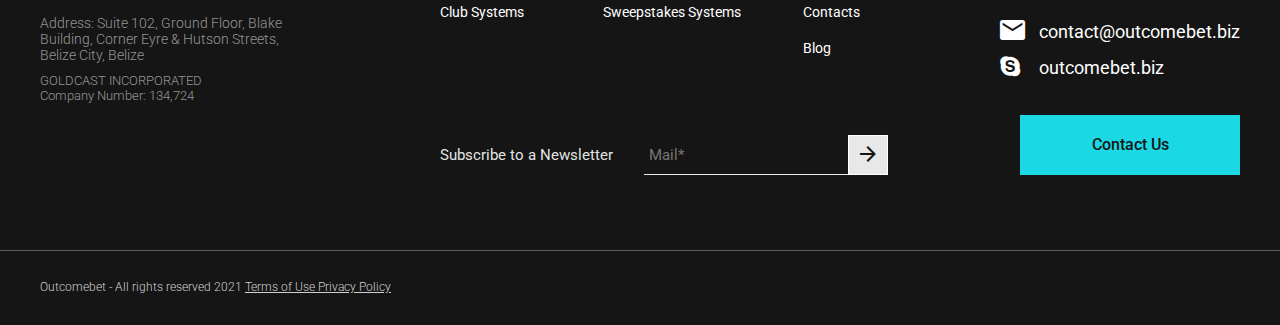
<file: casino-platform.html>
<!DOCTYPE html>
<html lang="ru">
	<head>
		<title>OUTCOMEBET - Casino Platform</title>
		<meta charset="UTF-8" />
		<meta name="format-detection" content="telephone=no" />
		<link rel="stylesheet" href="css/style.min.css" />
		<!-- <meta name="robots" content="noindex, nofollow"> -->
		<!-- <meta name="viewport" content="width=device-width, initial-scale=1.0, maximum-scale=1.0, user-scalable=0"> -->
		<meta name="viewport" content="width=device-width, initial-scale=1.0" />
	</head>

	<body>
		<div class="wrapper">
			<header class="header">
				<div class="header__container _container">
					<div class="header__row">
						<div class="header__logo">
							<a href="index.html#top" class="logo"
								><picture
									><source srcset="img/logo.svg" type="image/webp" />
									<img src="img/logo.svg" alt="logo" class="logo__img" /></picture
							></a>
						</div>
						<div class="header__menu">
							<ul class="menu">
								<li class="menu__item">
									<a href="casino-platform.html" class="menu__link _active">Casino Platform </a>
								</li>
								<li class="menu__item"><a href="club-systems.html" class="menu__link">Club Systems</a></li>
								<li class="menu__item"><a href="online-casino.html" class="menu__link">Online Casino</a></li>
								<li class="menu__item">
									<a href="sweepstakes-systems.html" class="menu__link">Sweepstakes Systems</a>
								</li>
								<li class="menu__item"><a href="about.html" class="menu__link">About Us</a></li>
								<li class="menu__item"><a href="index.html#contacts" class="menu__link">Contacts</a></li>
								<li class="menu__item"><a href="blog.html" class="menu__link">Blog</a></li>
							</ul>
						</div>
						<div class="header__language">
							<div class="lang icon-select">
								<div class="lang__current">en</div>
								<ul class="lang__list">
									<li>ru</li>
								</ul>
							</div>
						</div>
						<div class="header__burger">
							<span></span>
							<span></span>
							<span></span>
						</div>
					</div>
				</div>
				<!-- /header__container _container -->
			</header>
			<!-- /.header -->

			<main class="page">
				<div class="tariff">
					<div class="tariff__container _container">
						<div class="tariff__header">
							<div class="tariff__title block-title">
								<span>Solid </span> <br />
								Casino Platform
							</div>
							<div class="tariff__features">
								<div class="feature">
									<div class="feature__icon icon-star"></div>
									<div class="feature__name">Games</div>
									<div class="feature__text">Desktop & mobile. Social media apps</div>
								</div>
								<div class="feature">
									<div class="feature__icon icon-dollar"></div>
									<div class="feature__name">Payments</div>
									<div class="feature__text">Any payments support. Manual or automatic operation</div>
								</div>
								<div class="feature">
									<div class="feature__icon icon-accept"></div>
									<div class="feature__name">Safety</div>
									<div class="feature__text">DDoS-protected & abuse-free servers, 99.99% uptime</div>
								</div>
							</div>
						</div>
						<div class="tariff__card card-tariff">
							<div class="card-tariff__row">
								<div class="card-tariff__column">
									<div class="card-tariff__img">
										<picture
											><source srcset="img/tariffs/casino-platform.webp" type="image/webp" />
											<img src="img/tariffs/casino-platform.jpg" alt=""
										/></picture>
									</div>
								</div>
								<div class="card-tariff__column">
									<div class="card-tariff__list">
										<div class="card-tariff__items">
											<div class="card-tariff__item">
												<span class="card-tariff__name">Architecture and design</span
												><span class="card-tariff__text"
													>Don’t underestimate importance of project design! We offer a lot of interface layouts
													developed according to all market peculiarities. All designs are flexible - you can modify
													them the way you need. Custom development is also available. Unified API protocol is open for
													third party development - add whatever you want to fulfill your gaming project</span
												>
											</div>
											<div class="card-tariff__item">
												<span class="card-tariff__name">Back office</span
												><span class="card-tariff__text"
													>Manage your project from anywhere in the world using any device! Multilevel agency system,
													access rights and build-in content modules make your back office convenient and easy to
													operate. Real-time reporting system helps to control and analyse all activities within a
													project. Variety of game settings lets your players choose any game mode: demo versions, fun
													play or real gambling</span
												>
											</div>
											<div class="card-tariff__item">
												<span class="card-tariff__name">Omni-channel</span
												><span class="card-tariff__text"
													>Our Platform is so flexible - all games are available from desktop or mobile devices with any
													kind of connection or without it, from any place in the world. All elements of the Platform
													are multilingual and support multicurrency: built-in instruments of the system allows keeping
													records in different currencies</span
												>
											</div>
										</div>
										<div class="card-tariff__button"><a href="#" class="btn">Get started</a></div>
									</div>
								</div>
							</div>
						</div>
					</div>
					<!-- /tariff__container _container -->
					<div class="popup__body">
						<form action="#" class="popup__form">
							<div class="popup__close">&times;</div>
							<label for="popup__input" class="popup__label">Enter your phone and we will call you</label>
							<div class="popup__input" id="popup__input"><input type="text" placeholder="Phone*" /></div>
							<div class="popup__button"><button class="btn popup__btn" type="submit">Send</button></div>
						</form>
					</div>
				</div>
			</main>
			<!-- /.main -->
			<footer class="footer">
				<div class="footer__content">
					<div class="footer__container _container">
						<div class="footer__row">
							<div class="footer__column">
								<div class="footer__item">
									<div class="footer__logo">
										<a href="#top" class="logo"
											><picture
												><source srcset="img/logo.svg" type="image/webp" />
												<img src="img/logo.svg" alt="logo" class="logo__img" /></picture
										></a>
									</div>
									<div class="footer__adress adress">
										<p class="adress__text adress__text_medium">
											Address: Suite 102, Ground Floor, Blake Building, Corner Eyre & Hutson Streets, Belize City,
											Belize
										</p>
										<p class="adress__text adress__text_small">
											GOLDCAST INCORPORATED <br />
											Company Number: 134,724
										</p>
									</div>
								</div>
							</div>
							<div class="footer__column footer__column_center">
								<div class="footer__center">
									<ul class="footer__menu menu-footer">
										<li class="menu-footer__item">
											<a href="casino-platform.html" class="menu__link">Casino Platform </a>
											<a href="club-systems.html" class="menu__link">Club Systems</a>
										</li>

										<li class="menu-footer__item">
											<a href="online-casino.html" class="menu__link">Online Casino</a>
											<a href="sweepstakes-systems.html" class="menu__link">Sweepstakes Systems</a>
										</li>
										<li class="menu-footer__item">
											<a href="about.html" class="menu__link">About Us</a>
											<a href="index.html#contacts" class="menu__link">Contacts</a>
											<a href="blog.html" class="menu__link">Blog</a>
										</li>
									</ul>
									<form action="#" class="footer__form">
										<div class="footer__label">Subscribe to a Newsletter</div>
										<div class="footer__send">
											<input type="email" placeholder="Mail*" /><button type="submit">
												<span class="icon-arrow"></span>
											</button>
										</div>
									</form>
								</div>
							</div>
							<div class="footer__column">
								<div class="footer__contacts">
									<div class="footer__social social">
										<a href="#" class="social__link icon-instagram"></a>
										<a href="#" class="social__link icon-linkedin social__link_linkedin"></a>
										<a href="#" class="social__link icon-facebook"></a>
										<a href="#" class="social__link icon-youtube"></a>
									</div>
									<div class="footer__links links-contacts">
										<a href="#" class="links-contacts__link icon-mail">contact@outcomebet.biz </a
										><a href="#" class="links-contacts__link icon-skype">outcomebet.biz </a>
									</div>
									<div class="footer__button"><a href="#" class="btn contact-us">Contact Us</a></div>
								</div>
							</div>
						</div>
					</div>
					<!-- /footer__container _container -->
				</div>
				<div class="footer__container _container">
					<div class="footer__policity">
						<span>Outcomebet - All rights reserved 2021 <a href="#">Terms of Use Privacy Policy</a></span>
					</div>
				</div>
				<!-- /footer__container _container -->
			</footer>
			<!-- /.footer -->
		</div>
		<!-- /.wrapper -->
		<script src="js/app.min.js"></script>
	</body>
</html>
</file>
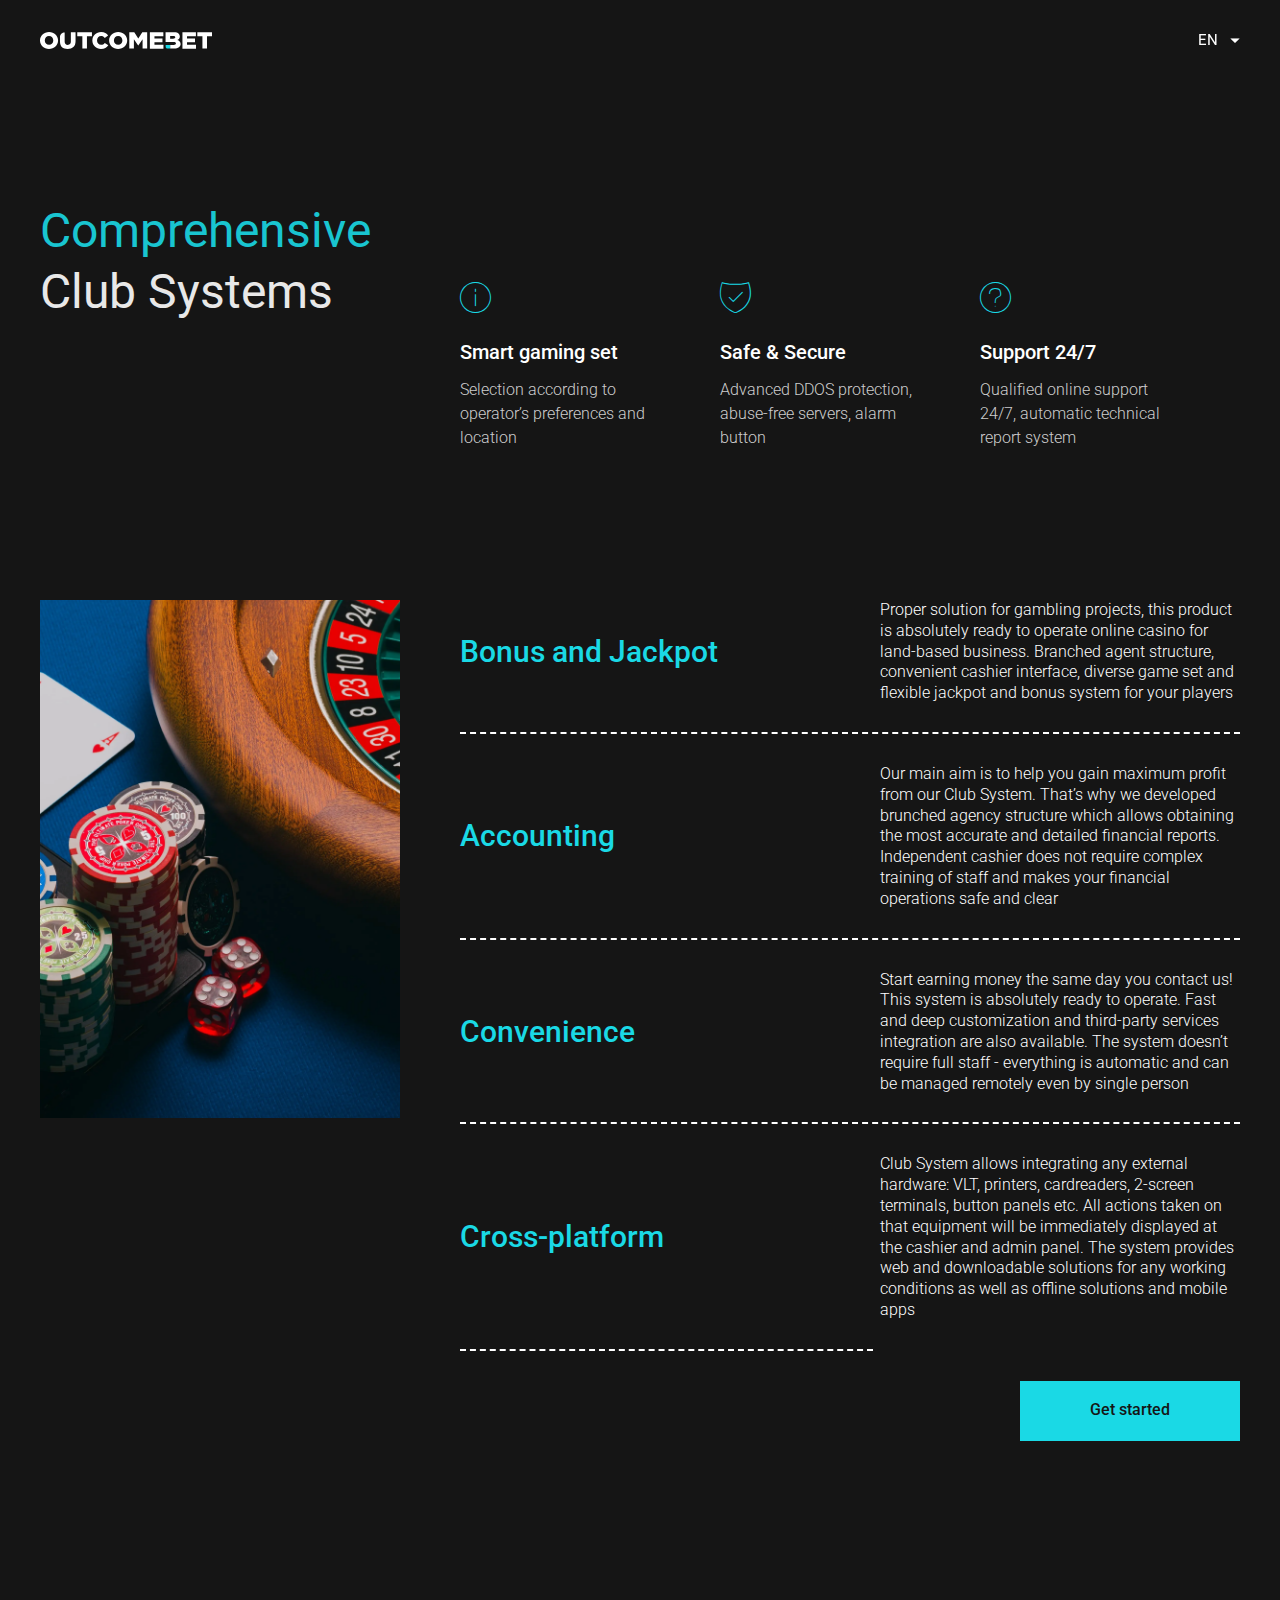
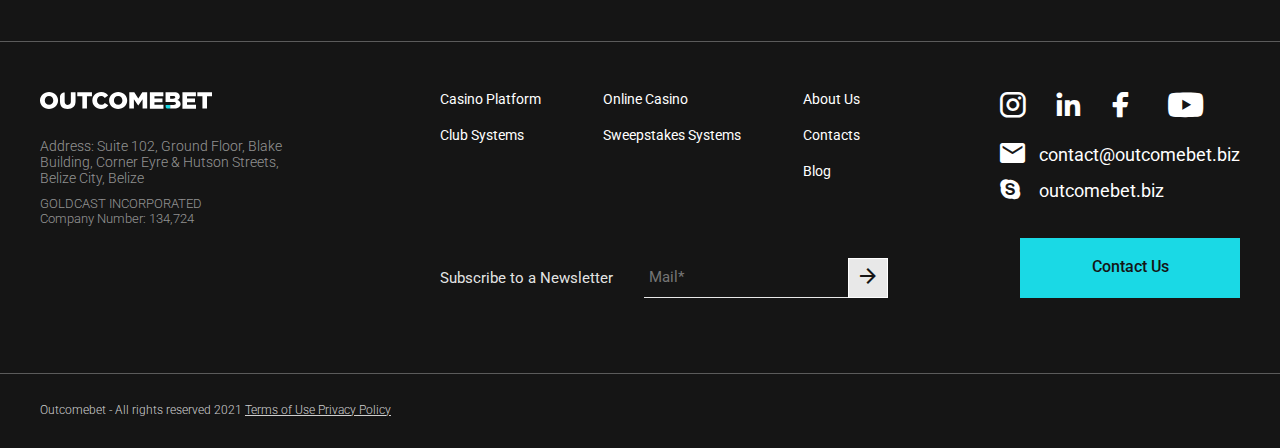
<file: club-systems.html>
<!DOCTYPE html>
<html lang="ru">
	<head>
		<title>OUTCOMEBET - Club Systems</title>
		<meta charset="UTF-8" />
		<meta name="format-detection" content="telephone=no" />
		<link rel="stylesheet" href="css/style.min.css" />
		<!-- <meta name="robots" content="noindex, nofollow"> -->
		<!-- <meta name="viewport" content="width=device-width, initial-scale=1.0, maximum-scale=1.0, user-scalable=0"> -->
		<meta name="viewport" content="width=device-width, initial-scale=1.0" />
	</head>

	<body>
		<div class="wrapper">
			<header class="header">
				<div class="header__container _container">
					<div class="header__row">
						<div class="header__logo">
							<a href="index.html#top" class="logo"
								><picture
									><source srcset="img/logo.svg" type="image/webp" />
									<img src="img/logo.svg" alt="logo" class="logo__img" /></picture
							></a>
						</div>
						<div class="header__menu">
							<ul class="menu">
								<li class="menu__item"><a href="casino-platform.html" class="menu__link">Casino Platform </a></li>
								<li class="menu__item"><a href="club-systems.html" class="menu__link _active">Club Systems</a></li>
								<li class="menu__item"><a href="online-casino.html" class="menu__link">Online Casino</a></li>
								<li class="menu__item">
									<a href="sweepstakes-systems.html" class="menu__link">Sweepstakes Systems</a>
								</li>
								<li class="menu__item"><a href="about.html" class="menu__link">About Us</a></li>
								<li class="menu__item"><a href="index.html#contacts" class="menu__link">Contacts</a></li>
								<li class="menu__item"><a href="blog.html" class="menu__link">Blog</a></li>
							</ul>
						</div>
						<div class="header__language">
							<div class="lang icon-select">
								<div class="lang__current">en</div>
								<ul class="lang__list">
									<li>ru</li>
								</ul>
							</div>
						</div>
						<div class="header__burger">
							<span></span>
							<span></span>
							<span></span>
						</div>
					</div>
				</div>
				<!-- /header__container _container -->
			</header>
			<!-- /.header -->

			<main class="page">
				<div class="tariff">
					<div class="tariff__container _container">
						<div class="tariff__header">
							<div class="tariff__title block-title">
								<span>Comprehensive</span> <br />
								Club Systems
							</div>
							<div class="tariff__features">
								<div class="feature">
									<div class="feature__icon icon-info"></div>
									<div class="feature__name">Smart gaming set</div>
									<div class="feature__text">Selection according to operator’s preferences and location</div>
								</div>
								<div class="feature">
									<div class="feature__icon icon-accept"></div>
									<div class="feature__name">Safe & Secure</div>
									<div class="feature__text">Advanced DDOS protection, abuse-free servers, alarm button</div>
								</div>
								<div class="feature">
									<div class="feature__icon icon-question"></div>
									<div class="feature__name">Support 24/7</div>
									<div class="feature__text">Qualified online support 24/7, automatiс technical report system</div>
								</div>
							</div>
						</div>
						<div class="tariff__card card-tariff">
							<div class="card-tariff__row">
								<div class="card-tariff__column">
									<div class="card-tariff__img">
										<picture
											><source srcset="img/tariffs/club-systems.webp" type="image/webp" />
											<img src="img/tariffs/club-systems.jpg" alt=""
										/></picture>
									</div>
								</div>
								<div class="card-tariff__column">
									<div class="card-tariff__list">
										<div class="card-tariff__items">
											<div class="card-tariff__item">
												<span class="card-tariff__name">Bonus and Jackpot </span
												><span class="card-tariff__text"
													>Proper solution for gambling projects, this product is absolutely ready to operate online
													casino for land-based business. Branched agent structure, convenient cashier interface,
													diverse game set and flexible jackpot and bonus system for your players</span
												>
											</div>
											<div class="card-tariff__item">
												<span class="card-tariff__name">Accounting </span
												><span class="card-tariff__text"
													>Our main aim is to help you gain maximum profit from our Club System. That’s why we developed
													brunched agency structure which allows obtaining the most accurate and detailed financial
													reports. Independent cashier does not require complex training of staff and makes your
													financial operations safe and clear</span
												>
											</div>
											<div class="card-tariff__item">
												<span class="card-tariff__name">Convenience</span
												><span class="card-tariff__text"
													>Start earning money the same day you contact us! This system is absolutely ready to operate.
													Fast and deep customization and third-party services integration are also available. The
													system doesn’t require full staff - everything is automatic and can be managed remotely even
													by single person</span
												>
											</div>
											<div class="card-tariff__item">
												<span class="card-tariff__name">Cross-platform </span
												><span class="card-tariff__text"
													>Club System allows integrating any external hardware: VLT, printers, cardreaders, 2-screen
													terminals, button panels etc. All actions taken on that equipment will be immediately
													displayed at the cashier and admin panel. The system provides web and downloadable solutions
													for any working conditions as well as offline solutions and mobile apps</span
												>
											</div>
										</div>
										<div class="card-tariff__button"><a href="#" class="btn">Get started</a></div>
									</div>
								</div>
							</div>
						</div>
					</div>
					<!-- /tariff__container _container -->
					<div class="popup__body">
						<form action="#" class="popup__form">
							<div class="popup__close">&times;</div>
							<label for="popup__input" class="popup__label">Enter your phone and we will call you</label>
							<div class="popup__input" id="popup__input"><input type="text" placeholder="Phone*" /></div>
							<div class="popup__button"><button class="btn popup__btn" type="submit">Send</button></div>
						</form>
					</div>
				</div>
			</main>
			<!-- /.main -->
			<footer class="footer">
				<div class="footer__content">
					<div class="footer__container _container">
						<div class="footer__row">
							<div class="footer__column">
								<div class="footer__item">
									<div class="footer__logo">
										<a href="#top" class="logo"
											><picture
												><source srcset="img/logo.svg" type="image/webp" />
												<img src="img/logo.svg" alt="logo" class="logo__img" /></picture
										></a>
									</div>
									<div class="footer__adress adress">
										<p class="adress__text adress__text_medium">
											Address: Suite 102, Ground Floor, Blake Building, Corner Eyre & Hutson Streets, Belize City,
											Belize
										</p>
										<p class="adress__text adress__text_small">
											GOLDCAST INCORPORATED <br />
											Company Number: 134,724
										</p>
									</div>
								</div>
							</div>
							<div class="footer__column footer__column_center">
								<div class="footer__center">
									<ul class="footer__menu menu-footer">
										<li class="menu-footer__item">
											<a href="casino-platform.html" class="menu__link">Casino Platform </a>
											<a href="club-systems.html" class="menu__link">Club Systems</a>
										</li>

										<li class="menu-footer__item">
											<a href="online-casino.html" class="menu__link">Online Casino</a>
											<a href="sweepstakes-systems.html" class="menu__link">Sweepstakes Systems</a>
										</li>
										<li class="menu-footer__item">
											<a href="about.html" class="menu__link">About Us</a>
											<a href="index.html#contacts" class="menu__link">Contacts</a>
											<a href="blog.html" class="menu__link">Blog</a>
										</li>
									</ul>
									<form action="#" class="footer__form">
										<div class="footer__label">Subscribe to a Newsletter</div>
										<div class="footer__send">
											<input type="email" placeholder="Mail*" /><button type="submit">
												<span class="icon-arrow"></span>
											</button>
										</div>
									</form>
								</div>
							</div>
							<div class="footer__column">
								<div class="footer__contacts">
									<div class="footer__social social">
										<a href="#" class="social__link icon-instagram"></a>
										<a href="#" class="social__link icon-linkedin social__link_linkedin"></a>
										<a href="#" class="social__link icon-facebook"></a>
										<a href="#" class="social__link icon-youtube"></a>
									</div>
									<div class="footer__links links-contacts">
										<a href="#" class="links-contacts__link icon-mail">contact@outcomebet.biz </a
										><a href="#" class="links-contacts__link icon-skype">outcomebet.biz </a>
									</div>
									<div class="footer__button"><a href="#" class="btn contact-us">Contact Us</a></div>
								</div>
							</div>
						</div>
					</div>
					<!-- /footer__container _container -->
				</div>
				<div class="footer__container _container">
					<div class="footer__policity">
						<span>Outcomebet - All rights reserved 2021 <a href="#">Terms of Use Privacy Policy</a></span>
					</div>
				</div>
				<!-- /footer__container _container -->
			</footer>
			<!-- /.footer -->
		</div>
		<!-- /.wrapper -->
		<script src="js/app.min.js"></script>
	</body>
</html>
</file>
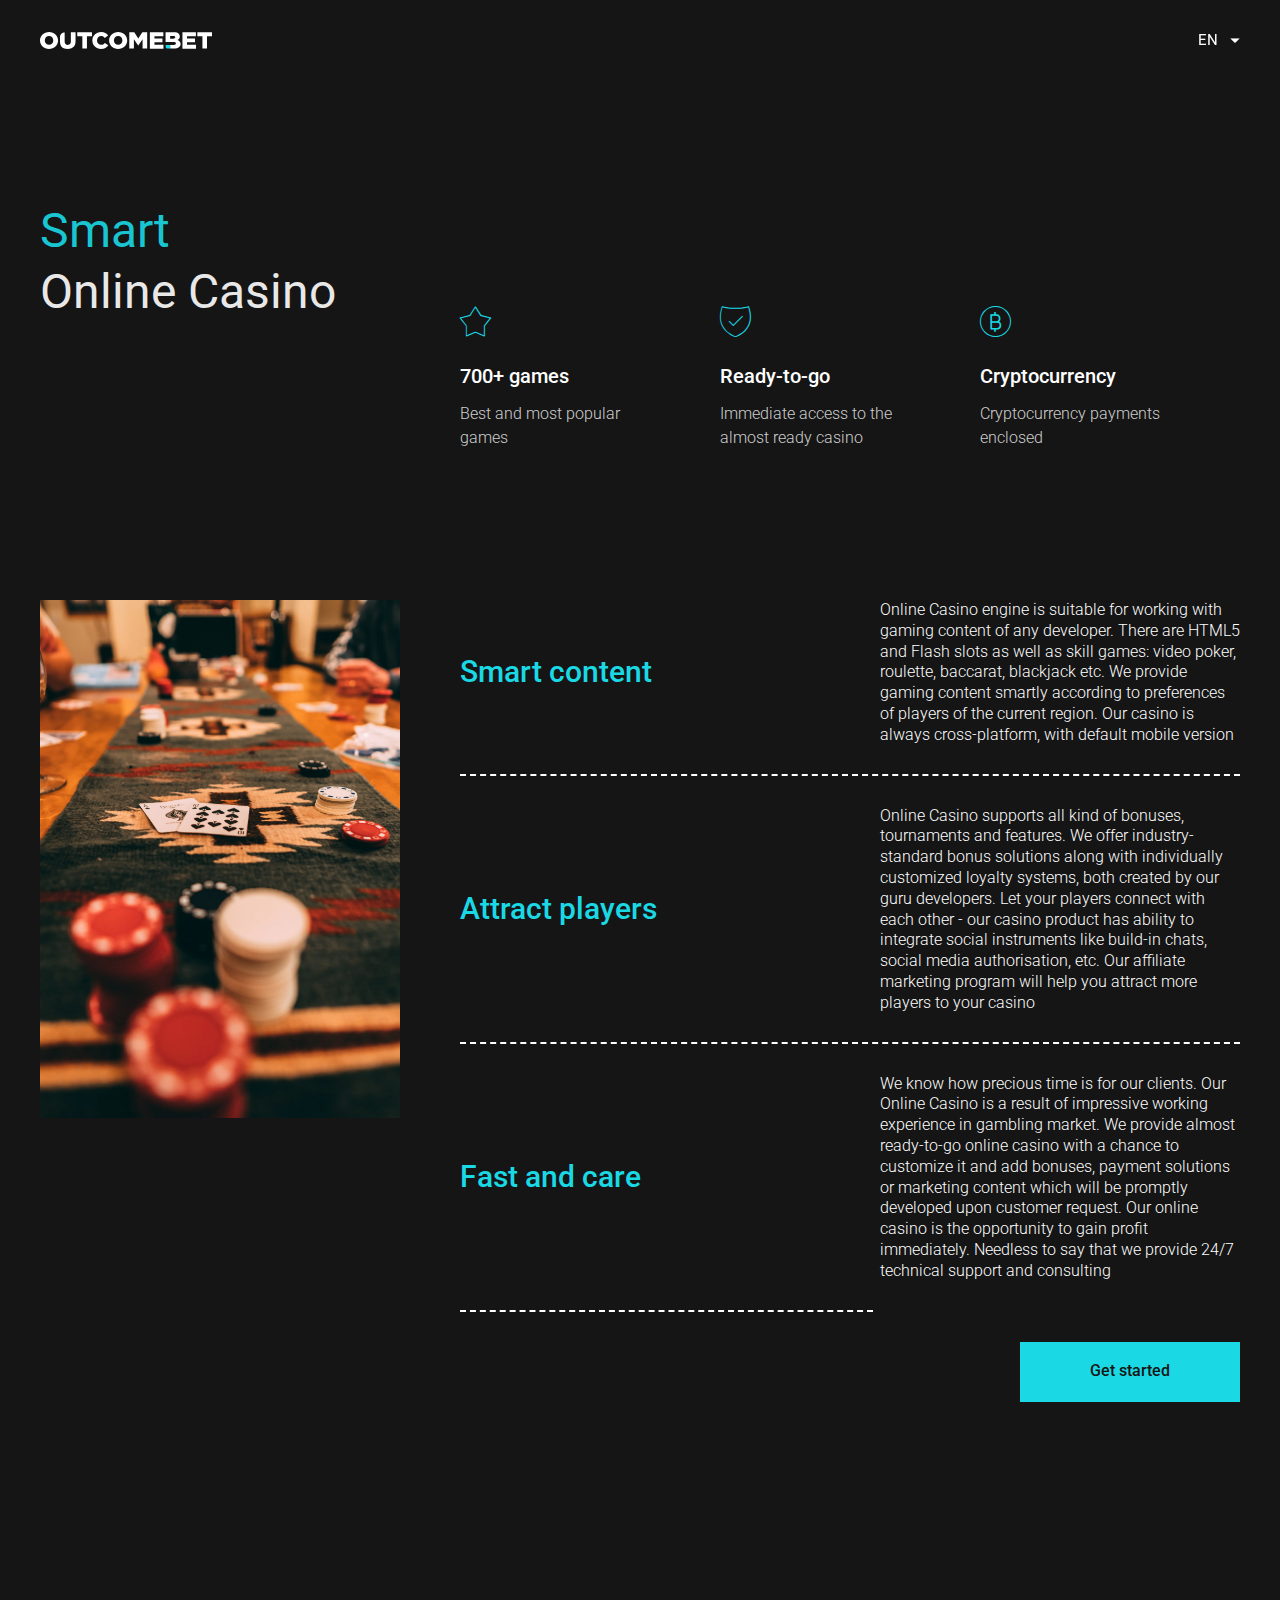
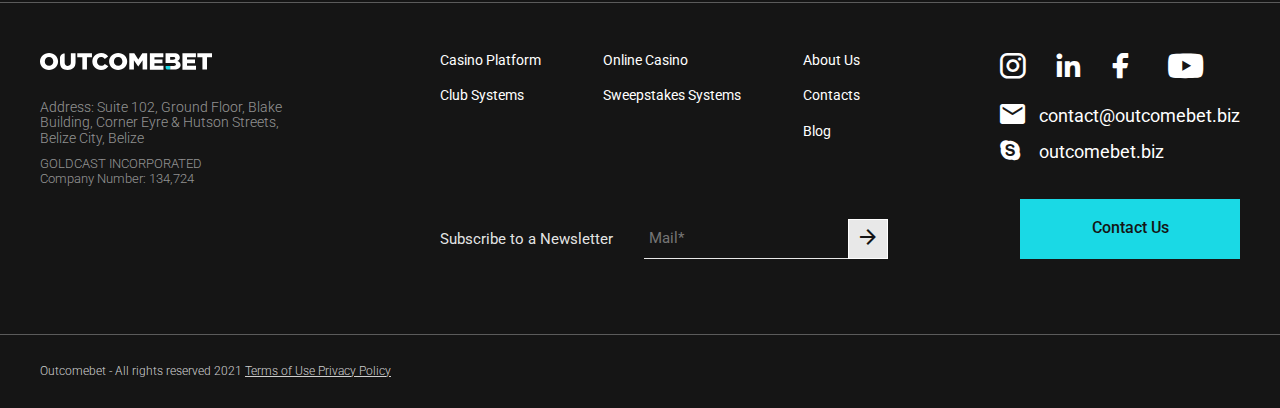
<file: online-casino.html>
<!DOCTYPE html>
<html lang="ru">
	<head>
		<title>OUTCOMEBET - Online Casino</title>
		<meta charset="UTF-8" />
		<meta name="format-detection" content="telephone=no" />
		<link rel="stylesheet" href="css/style.min.css" />
		<!-- <meta name="robots" content="noindex, nofollow"> -->
		<!-- <meta name="viewport" content="width=device-width, initial-scale=1.0, maximum-scale=1.0, user-scalable=0"> -->
		<meta name="viewport" content="width=device-width, initial-scale=1.0" />
	</head>

	<body>
		<div class="wrapper">
			<header class="header">
				<div class="header__container _container">
					<div class="header__row">
						<div class="header__logo">
							<a href="index.html#top" class="logo"
								><picture
									><source srcset="img/logo.svg" type="image/webp" />
									<img src="img/logo.svg" alt="logo" class="logo__img" /></picture
							></a>
						</div>
						<div class="header__menu">
							<ul class="menu">
								<li class="menu__item"><a href="casino-platform.html" class="menu__link">Casino Platform </a></li>
								<li class="menu__item"><a href="club-systems.html" class="menu__link">Club Systems</a></li>
								<li class="menu__item"><a href="online-casino.html" class="menu__link _active">Online Casino</a></li>
								<li class="menu__item">
									<a href="sweepstakes-systems.html" class="menu__link">Sweepstakes Systems</a>
								</li>
								<li class="menu__item"><a href="about.html" class="menu__link">About Us</a></li>
								<li class="menu__item"><a href="index.html#contacts" class="menu__link">Contacts</a></li>
								<li class="menu__item"><a href="blog.html" class="menu__link">Blog</a></li>
							</ul>
						</div>
						<div class="header__language">
							<div class="lang icon-select">
								<div class="lang__current">en</div>
								<ul class="lang__list">
									<li>ru</li>
								</ul>
							</div>
						</div>
						<div class="header__burger">
							<span></span>
							<span></span>
							<span></span>
						</div>
					</div>
				</div>
				<!-- /header__container _container -->
			</header>
			<!-- /.header -->

			<main class="page">
				<div class="tariff">
					<div class="tariff__container _container">
						<div class="tariff__header">
							<div class="tariff__title block-title">
								<span>Smart</span> <br />
								Online Casino
							</div>
							<div class="tariff__features">
								<div class="feature">
									<div class="feature__icon icon-star"></div>
									<div class="feature__name">700+ games</div>
									<div class="feature__text">Best and most popular games</div>
								</div>
								<div class="feature">
									<div class="feature__icon icon-accept"></div>
									<div class="feature__name">Ready-to-go</div>
									<div class="feature__text">Immediate access to the almost ready casino</div>
								</div>
								<div class="feature">
									<div class="feature__icon icon-bitcoin"></div>
									<div class="feature__name">Сryptocurrency</div>
									<div class="feature__text">Cryptocurrency payments enclosed</div>
								</div>
							</div>
						</div>
						<div class="tariff__card card-tariff">
							<div class="card-tariff__row">
								<div class="card-tariff__column">
									<div class="card-tariff__img">
										<picture
											><source srcset="img/tariffs/online-casino.webp" type="image/webp" />
											<img src="img/tariffs/online-casino.jpg" alt=""
										/></picture>
									</div>
								</div>
								<div class="card-tariff__column">
									<div class="card-tariff__list">
										<div class="card-tariff__items">
											<div class="card-tariff__item">
												<span class="card-tariff__name">Smart content</span
												><span class="card-tariff__text"
													>Online Casino engine is suitable for working with gaming content of any developer. There are
													HTML5 and Flash slots as well as skill games: video poker, roulette, baccarat, blackjack etc.
													We provide gaming content smartly according to preferences of players of the current region.
													Our casino is always cross-platform, with default mobile version</span
												>
											</div>
											<div class="card-tariff__item">
												<span class="card-tariff__name">Attract players </span
												><span class="card-tariff__text"
													>Online Casino supports all kind of bonuses, tournaments and features. We offer
													industry-standard bonus solutions along with individually customized loyalty systems, both
													created by our guru developers. Let your players connect with each other - our casino product
													has ability to integrate social instruments like build-in chats, social media authorisation,
													etc. Our affiliate marketing program will help you attract more players to your casino
												</span>
											</div>
											<div class="card-tariff__item">
												<span class="card-tariff__name">Fast and care </span
												><span class="card-tariff__text"
													>We know how precious time is for our clients. Our Online Casino is a result of impressive
													working experience in gambling market. We provide almost ready-to-go online casino with a
													chance to customize it and add bonuses, payment solutions or marketing content which will be
													promptly developed upon customer request. Our online casino is the opportunity to gain profit
													immediately. Needless to say that we provide 24/7 technical support and consulting
												</span>
											</div>
										</div>
										<div class="card-tariff__button"><a href="#" class="btn">Get started</a></div>
									</div>
								</div>
							</div>
						</div>
					</div>
					<!-- /tariff__container _container -->
				</div>
				<div class="popup__body">
					<form action="#" class="popup__form">
						<div class="popup__close">&times;</div>
						<label for="popup__input" class="popup__label">Enter your phone and we will call you</label>
						<div class="popup__input" id="popup__input"><input type="text" placeholder="Phone*" /></div>
						<div class="popup__button"><button class="btn popup__btn" type="submit">Send</button></div>
					</form>
				</div>
			</main>
			<!-- /.main -->
			<footer class="footer">
				<div class="footer__content">
					<div class="footer__container _container">
						<div class="footer__row">
							<div class="footer__column">
								<div class="footer__item">
									<div class="footer__logo">
										<a href="#top" class="logo"
											><picture
												><source srcset="img/logo.svg" type="image/webp" />
												<img src="img/logo.svg" alt="logo" class="logo__img" /></picture
										></a>
									</div>
									<div class="footer__adress adress">
										<p class="adress__text adress__text_medium">
											Address: Suite 102, Ground Floor, Blake Building, Corner Eyre & Hutson Streets, Belize City,
											Belize
										</p>
										<p class="adress__text adress__text_small">
											GOLDCAST INCORPORATED <br />
											Company Number: 134,724
										</p>
									</div>
								</div>
							</div>
							<div class="footer__column footer__column_center">
								<div class="footer__center">
									<ul class="footer__menu menu-footer">
										<li class="menu-footer__item">
											<a href="casino-platform.html" class="menu__link">Casino Platform </a>
											<a href="club-systems.html" class="menu__link">Club Systems</a>
										</li>

										<li class="menu-footer__item">
											<a href="online-casino.html" class="menu__link">Online Casino</a>
											<a href="sweepstakes-systems.html" class="menu__link">Sweepstakes Systems</a>
										</li>
										<li class="menu-footer__item">
											<a href="about.html" class="menu__link">About Us</a>
											<a href="index.html#contacts" class="menu__link">Contacts</a>
											<a href="blog.html" class="menu__link">Blog</a>
										</li>
									</ul>
									<form action="#" class="footer__form">
										<div class="footer__label">Subscribe to a Newsletter</div>
										<div class="footer__send">
											<input type="email" placeholder="Mail*" /><button type="submit">
												<span class="icon-arrow"></span>
											</button>
										</div>
									</form>
								</div>
							</div>
							<div class="footer__column">
								<div class="footer__contacts">
									<div class="footer__social social">
										<a href="#" class="social__link icon-instagram"></a>
										<a href="#" class="social__link icon-linkedin social__link_linkedin"></a>
										<a href="#" class="social__link icon-facebook"></a>
										<a href="#" class="social__link icon-youtube"></a>
									</div>
									<div class="footer__links links-contacts">
										<a href="#" class="links-contacts__link icon-mail">contact@outcomebet.biz </a
										><a href="#" class="links-contacts__link icon-skype">outcomebet.biz </a>
									</div>
									<div class="footer__button"><a href="#" class="btn contact-us">Contact Us</a></div>
								</div>
							</div>
						</div>
					</div>
					<!-- /footer__container _container -->
				</div>
				<div class="footer__container _container">
					<div class="footer__policity">
						<span>Outcomebet - All rights reserved 2021 <a href="#">Terms of Use Privacy Policy</a></span>
					</div>
				</div>
				<!-- /footer__container _container -->
			</footer>
			<!-- /.footer -->
		</div>
		<!-- /.wrapper -->
		<script src="js/app.min.js"></script>
	</body>
</html>
</file>
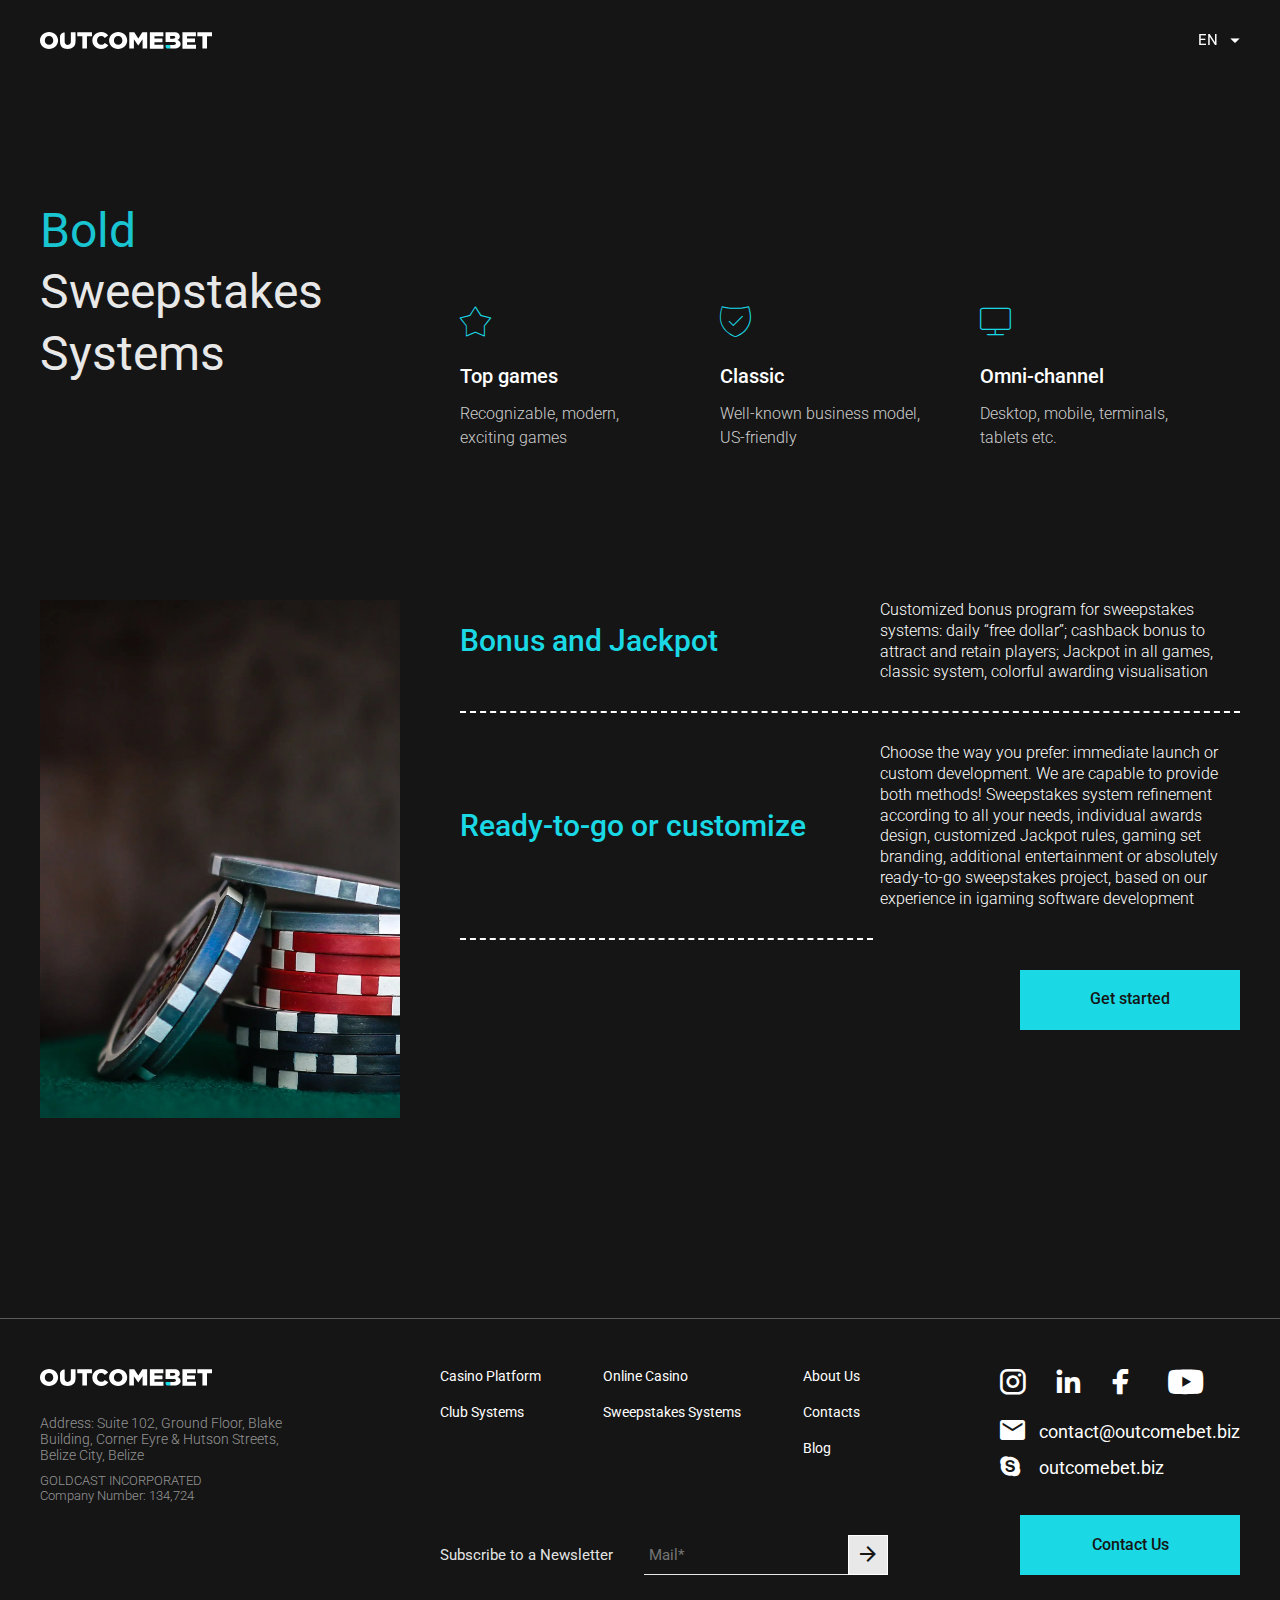
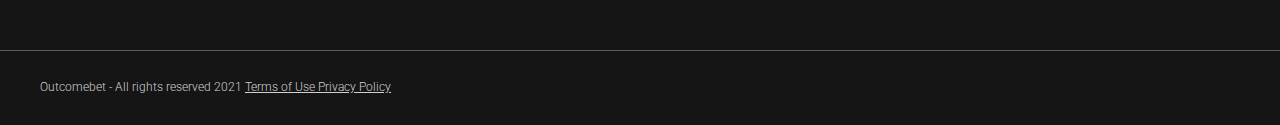
<file: sweepstakes-systems.html>
<!DOCTYPE html>
<html lang="ru">
	<head>
		<title>OUTCOMEBET - Sweepstakes Systems</title>
		<meta charset="UTF-8" />
		<meta name="format-detection" content="telephone=no" />
		<link rel="stylesheet" href="css/style.min.css" />
		<!-- <meta name="robots" content="noindex, nofollow"> -->
		<!-- <meta name="viewport" content="width=device-width, initial-scale=1.0, maximum-scale=1.0, user-scalable=0"> -->
		<meta name="viewport" content="width=device-width, initial-scale=1.0" />
	</head>

	<body>
		<div class="wrapper">
			<header class="header">
				<div class="header__container _container">
					<div class="header__row">
						<div class="header__logo">
							<a href="index.html#top" class="logo"
								><picture
									><source srcset="img/logo.svg" type="image/webp" />
									<img src="img/logo.svg" alt="logo" class="logo__img" /></picture
							></a>
						</div>
						<div class="header__menu">
							<ul class="menu">
								<li class="menu__item"><a href="casino-platform.html" class="menu__link">Casino Platform </a></li>
								<li class="menu__item"><a href="club-systems.html" class="menu__link">Club Systems</a></li>
								<li class="menu__item"><a href="online-casino.html" class="menu__link">Online Casino</a></li>
								<li class="menu__item">
									<a href="sweepstakes-systems.html" class="menu__link _active">Sweepstakes Systems</a>
								</li>
								<li class="menu__item"><a href="about.html" class="menu__link">About Us</a></li>
								<li class="menu__item"><a href="index.html#contacts" class="menu__link">Contacts</a></li>
								<li class="menu__item"><a href="blog.html" class="menu__link">Blog</a></li>
							</ul>
						</div>
						<div class="header__language">
							<div class="lang icon-select">
								<div class="lang__current">en</div>
								<ul class="lang__list">
									<li>ru</li>
								</ul>
							</div>
						</div>
						<div class="header__burger">
							<span></span>
							<span></span>
							<span></span>
						</div>
					</div>
				</div>
				<!-- /header__container _container -->
			</header>
			<!-- /.header -->

			<main class="page">
				<div class="tariff">
					<div class="tariff__container _container">
						<div class="tariff__header">
							<div class="tariff__title block-title">
								<span>Bold </span> <br />
								Sweepstakes <br />Systems
							</div>
							<div class="tariff__features">
								<div class="feature">
									<div class="feature__icon icon-star"></div>
									<div class="feature__name">Top games</div>
									<div class="feature__text">Recognizable, modern, exciting games</div>
								</div>
								<div class="feature">
									<div class="feature__icon icon-accept"></div>
									<div class="feature__name">Classic</div>
									<div class="feature__text">Well-known business model, US-friendly</div>
								</div>
								<div class="feature">
									<div class="feature__icon icon-comp"></div>
									<div class="feature__name">Omni-channel</div>
									<div class="feature__text">Desktop, mobile, terminals, tablets etc.</div>
								</div>
							</div>
						</div>
						<div class="tariff__card card-tariff">
							<div class="card-tariff__row">
								<div class="card-tariff__column">
									<div class="card-tariff__img">
										<picture
											><source srcset="img/tariffs/sweepstakes-system.webp" type="image/webp" />
											<img src="img/tariffs/sweepstakes-system.jpg" alt=""
										/></picture>
									</div>
								</div>
								<div class="card-tariff__column">
									<div class="card-tariff__list">
										<div class="card-tariff__items">
											<div class="card-tariff__item">
												<span class="card-tariff__name">Bonus and Jackpot </span
												><span class="card-tariff__text"
													>Customized bonus program for sweepstakes systems: daily “free dollar”; cashback bonus to
													attract and retain players; Jackpot in all games, classic system, colorful awarding
													visualisation
												</span>
											</div>
											<div class="card-tariff__item">
												<span class="card-tariff__name">Ready-to-go or customize </span
												><span class="card-tariff__text"
													>Choose the way you prefer: immediate launch or custom development. We are capable to provide
													both methods! Sweepstakes system refinement according to all your needs, individual awards
													design, customized Jackpot rules, gaming set branding, additional entertainment or absolutely
													ready-to-go sweepstakes project, based on our experience in igaming software development</span
												>
											</div>
										</div>
										<div class="card-tariff__button"><a href="#" class="btn">Get started</a></div>
									</div>
								</div>
							</div>
						</div>
					</div>
					<!-- /tariff__container _container -->
				</div>
				<div class="popup__body">
					<form action="#" class="popup__form">
						<div class="popup__close">&times;</div>
						<label for="popup__input" class="popup__label">Enter your phone and we will call you</label>
						<div class="popup__input" id="popup__input"><input type="text" placeholder="Phone*" /></div>
						<div class="popup__button"><button class="btn popup__btn" type="submit">Send</button></div>
					</form>
				</div>
			</main>
			<!-- /.main -->
			<footer class="footer">
				<div class="footer__content">
					<div class="footer__container _container">
						<div class="footer__row">
							<div class="footer__column">
								<div class="footer__item">
									<div class="footer__logo">
										<a href="#top" class="logo"
											><picture
												><source srcset="img/logo.svg" type="image/webp" />
												<img src="img/logo.svg" alt="logo" class="logo__img" /></picture
										></a>
									</div>
									<div class="footer__adress adress">
										<p class="adress__text adress__text_medium">
											Address: Suite 102, Ground Floor, Blake Building, Corner Eyre & Hutson Streets, Belize City,
											Belize
										</p>
										<p class="adress__text adress__text_small">
											GOLDCAST INCORPORATED <br />
											Company Number: 134,724
										</p>
									</div>
								</div>
							</div>
							<div class="footer__column footer__column_center">
								<div class="footer__center">
									<ul class="footer__menu menu-footer">
										<li class="menu-footer__item">
											<a href="casino-platform.html" class="menu__link">Casino Platform </a>
											<a href="club-systems.html" class="menu__link">Club Systems</a>
										</li>

										<li class="menu-footer__item">
											<a href="online-casino.html" class="menu__link">Online Casino</a>
											<a href="sweepstakes-systems.html" class="menu__link">Sweepstakes Systems</a>
										</li>
										<li class="menu-footer__item">
											<a href="about.html" class="menu__link">About Us</a>
											<a href="index.html#contacts" class="menu__link">Contacts</a>
											<a href="blog.html" class="menu__link">Blog</a>
										</li>
									</ul>
									<form action="#" class="footer__form">
										<div class="footer__label">Subscribe to a Newsletter</div>
										<div class="footer__send">
											<input type="email" placeholder="Mail*" /><button type="submit">
												<span class="icon-arrow"></span>
											</button>
										</div>
									</form>
								</div>
							</div>
							<div class="footer__column">
								<div class="footer__contacts">
									<div class="footer__social social">
										<a href="#" class="social__link icon-instagram"></a>
										<a href="#" class="social__link icon-linkedin social__link_linkedin"></a>
										<a href="#" class="social__link icon-facebook"></a>
										<a href="#" class="social__link icon-youtube"></a>
									</div>
									<div class="footer__links links-contacts">
										<a href="#" class="links-contacts__link icon-mail">contact@outcomebet.biz </a
										><a href="#" class="links-contacts__link icon-skype">outcomebet.biz </a>
									</div>
									<div class="footer__button"><a href="#" class="btn contact-us">Contact Us</a></div>
								</div>
							</div>
						</div>
					</div>
					<!-- /footer__container _container -->
				</div>
				<div class="footer__container _container">
					<div class="footer__policity">
						<span>Outcomebet - All rights reserved 2021 <a href="#">Terms of Use Privacy Policy</a></span>
					</div>
				</div>
				<!-- /footer__container _container -->
			</footer>
			<!-- /.footer -->
		</div>
		<!-- /.wrapper -->
		<script src="js/app.min.js"></script>
	</body>
</html>
</file>
<file: css/style.min.css>
@import url("https://fonts.googleapis.com/css?family=Roboto:300,400,500&display=swap&subset=cyrillic-ext");

@font-face {
	font-family: "casino";
	font-display: swap;
	src: url("../fonts/casino.woff") format("woff"), url("../fonts/casino.woff2") format("woff2");
	font-weight: 400;
	font-style: normal;
}

*,
*::before,
*::after {
	margin: 0;
	padding: 0;
	border: 0;
	-webkit-box-sizing: border-box;
	box-sizing: border-box;
}

ol li,
ul li {
	list-style: none;
}

a,
a:visited {
	text-decoration: none;
}

a:hover {
	text-decoration: none;
}

h1,
h2,
h3,
h4,
h5,
h6 {
	font-weight: inherit;
	font-size: inherit;
}

img {
	vertical-align: middle;
}

html,
body {
	font-size: 14px;
	line-height: 1;
	height: 100%;
	background: url("../img/loading.gif") center/120px no-repeat, #151515;
}

input[type="text"],
input[type="email"],
input[type="tel"],
textarea {
	-webkit-appearance: none;
	-moz-appearance: none;
	appearance: none;
}

input,
button,
textarea {
	font-family: inherit;
}

.wrapper {
	min-height: 100%;
	overflow: hidden;
	display: -webkit-box;
	display: -ms-flexbox;
	display: flex;
	-webkit-box-orient: vertical;
	-webkit-box-direction: normal;
	-ms-flex-direction: column;
	flex-direction: column;
	background-color: #151515;
}

@-webkit-keyframes loading {
	from {
		opacity: 0;
	}

	to {
		opacity: 1;
	}
}

@keyframes loading {
	from {
		opacity: 0;
	}

	to {
		opacity: 1;
	}
}

.wrapper_main {
	opacity: 0;
	-webkit-animation: loading 0.5s ease-in-out 0.5s 1 forwards;
	animation: loading 0.5s ease-in-out 0.5s 1 forwards;
}

.page {
	-webkit-box-flex: 1;
	-ms-flex: 1 1 auto;
	flex: 1 1 auto;
}

._container {
	max-width: 1230px;
	padding: 0 15px;
	margin: 0 auto;
}

body {
	font-family: Roboto;
	color: #fff;
	background-color: #151515;
}

body._lock {
	overflow: hidden;
}

[class^="icon-"]:before,
[class*=" icon-"]:before {
	font-family: "casino" !important;
	speak: never;
	font-style: normal;
	font-weight: normal;
	font-variant: normal;
	text-transform: none;
	line-height: 1;
	color: inherit;
	-webkit-font-smoothing: antialiased;
	-moz-osx-font-smoothing: grayscale;
}

.icon-accept:before {
	content: "\e909";
}

.icon-bitcoin:before {
	content: "\e90a";
}

.icon-comp:before {
	content: "\e90b";
}

.icon-dollar:before {
	content: "\e90c";
}

.icon-google-plus:before {
	content: "\e90d";
}

.icon-info:before {
	content: "\e90e";
}

.icon-question:before {
	content: "\e90f";
}

.icon-star:before {
	content: "\e910";
}

.icon-tumblr:before {
	content: "\e911";
}

.icon-twitter:before {
	content: "\e912";
}

.icon-arrow:before {
	content: "\e900";
}

.icon-facebook:before {
	content: "\e901";
}

.icon-instagram:before {
	content: "\e902";
}

.icon-linkedin:before {
	content: "\e903";
}

.icon-mail:before {
	content: "\e904";
}

.icon-play:before {
	content: "\e905";
}

.icon-select:before {
	content: "\e906";
}

.icon-skype:before {
	content: "\e907";
}

.icon-youtube:before {
	content: "\e908";
}

.btn {
	display: -webkit-inline-box;
	display: -ms-inline-flexbox;
	display: inline-flex;
	-webkit-box-align: center;
	-ms-flex-align: center;
	align-items: center;
	-webkit-box-pack: center;
	-ms-flex-pack: center;
	justify-content: center;
	height: 60px;
	min-width: 220px;
	font-weight: 500;
	font-size: 16px;
	line-height: 118.75%;
	color: #151515;
	background-color: #1ad9e5;
}

.btn_o {
	color: #fff;
	background-color: transparent;
	border: 1px solid #fff;
}

.social {
	display: -webkit-box;
	display: -ms-flexbox;
	display: flex;
	-webkit-box-pack: end;
	-ms-flex-pack: end;
	justify-content: flex-end;
	-webkit-box-align: center;
	-ms-flex-align: center;
	align-items: center;
}

.social__link {
	margin-right: 30px;
	font-size: 26px;
	color: #fff;
	-webkit-box-flex: 0;
	-ms-flex: 0 0 26px;
	flex: 0 0 26px;
	height: 26px;
}

.social__link_linkedin {
	-webkit-transform: scale(1.2);
	-ms-transform: scale(1.2);
	transform: scale(1.2);
}

.social__link:last-child {
	margin-right: 0;
}

.block-title {
	font-size: 48px;
	line-height: 128.3%;
	color: #ffffff;
	opacity: 0.9;
}

.block-title span {
	color: #1ad9e5;
}

.header {
	position: fixed;
	width: 100%;
	height: 80px;
	top: 0;
	left: 0;
	display: -webkit-box;
	display: -ms-flexbox;
	display: flex;
	-webkit-box-align: center;
	-ms-flex-align: center;
	align-items: center;
	background-color: #151515;
	z-index: 5;
}

.header::before {
	content: "";
	position: fixed;
	top: 0;
	left: 0;
	width: 100%;
	height: 80px;
	background-color: #151515;
	z-index: 7;
}

.header__container {
	-webkit-box-flex: 1;
	-ms-flex: 1 1 auto;
	flex: 1 1 auto;
}

.header__row {
	display: -webkit-box;
	display: -ms-flexbox;
	display: flex;
	-webkit-box-align: center;
	-ms-flex-align: center;
	align-items: center;
	-webkit-box-pack: justify;
	-ms-flex-pack: justify;
	justify-content: space-between;
	margin: 0 -5px;
}

.header__logo {
	padding: 0 5px;
	min-width: 130px;
}

.header__logo .logo {
	position:relative;
	z-index: 8;
}

.header__menu {
	padding: 0 5px;
	-webkit-box-flex: 1;
	-ms-flex: 1 1 auto;
	flex: 1 1 auto;
}

.header__language {
	position:relative;
	z-index: 8;
	padding: 0 5px;
}

.header__burger {
	display: none;
}

.logo__img {
	max-width: 100%;
}

.menu {
	display: -webkit-box;
	display: -ms-flexbox;
	display: flex;
	-webkit-box-align: center;
	-ms-flex-align: center;
	align-items: center;
	-webkit-box-pack: center;
	-ms-flex-pack: center;
	justify-content: center;
	position: relative;
	z-index: 6;
}

.menu__item {
	margin-right: 25px;
}

.menu__item:last-child {
	margin-right: 0;
}

.menu__link {
	color: #fff;
	font-size: 14px;
	line-height: 114.28571%;
}

.menu__link._active {
	color: #1ad9e5;
}

.lang {
	display: -webkit-box;
	display: -ms-flexbox;
	display: flex;
	-webkit-box-orient: horizontal;
	-webkit-box-direction: reverse;
	-ms-flex-direction: row-reverse;
	flex-direction: row-reverse;
	-webkit-box-align: center;
	-ms-flex-align: center;
	align-items: center;
	text-transform: uppercase;
	position: relative;
}

.lang::before {
	font-size: 5px;
	margin-left: 12px;
}

.lang__current {
	font-size: 15px;
	line-height: 120%;
}

.lang__list {
	position: absolute;
	bottom: -100%;
	left: 0;
	width: 100%;
	height: 100%;
	opacity: 0;
	visibility: hidden;
	-webkit-transition: 0.3s;
	-o-transition: 0.3s;
	transition: 0.3s;
}

.lang__list li {
	font-size: 15px;
	line-height: 120%;
}

.footer__policity {
	font-weight: 300;
	font-size: 12px;
	line-height: 116.66667%;
	color: rgba(255, 255, 255, 0.8);
	padding: 30px 0;
}

.footer__policity a {
	color: inherit;
	text-decoration: underline;
}

.footer__adress {
	color: rgba(255, 255, 255, 0.55);
}

.footer__logo {
	margin-bottom: 30px;
}

.footer__row {
	display: -webkit-box;
	display: -ms-flexbox;
	display: flex;
}

.footer__column_center {
	-webkit-box-flex: 1;
	-ms-flex: 1 1 auto;
	flex: 1 1 auto;
}

.footer__content {
	padding-top: 50px;
	padding-bottom: 75px;
	border-top: 1px solid rgba(255, 255, 255, 0.3);
	border-bottom: 1px solid rgba(255, 255, 255, 0.3);
}

.footer__center {
	max-width: 420px;
	margin: 0 auto;
	height: 100%;
	display: -webkit-box;
	display: -ms-flexbox;
	display: flex;
	-webkit-box-orient: vertical;
	-webkit-box-direction: normal;
	-ms-flex-direction: column;
	flex-direction: column;
}

.footer__form {
	display: -webkit-box;
	display: -ms-flexbox;
	display: flex;
	-webkit-box-align: center;
	-ms-flex-align: center;
	align-items: center;
	-webkit-box-pack: justify;
	-ms-flex-pack: justify;
	justify-content: space-between;
}

.footer__label {
	font-size: 15px;
	line-height: 120%;
	color: rgba(255, 255, 255, 0.9);
}

.footer__send {
	max-width: 216px;
	display: -webkit-box;
	display: -ms-flexbox;
	display: flex;
	-webkit-box-align: center;
	-ms-flex-align: center;
	align-items: center;
}

.footer__send input {
	-webkit-box-flex: 0;
	-ms-flex: 0 0 170px;
	flex: 0 0 170px;
	height: 40px;
	font-size: 15px;
	line-height: 120%;
	color: rgba(255, 255, 255, 0.5);
	background-color: transparent;
	border-bottom: 1px solid rgba(255, 255, 255, 0.9);
	padding-left: 5px;
}

.footer__send input:focus {
	color: #fff;
	border-bottom: 1px solid #1ad9e5;
	outline: none;
}

.footer__send input:focus::-webkit-input-placeholder {
	opacity: 0;
}

.footer__send input:focus::-moz-placeholder {
	opacity: 0;
}

.footer__send input:focus:-ms-input-placeholder {
	opacity: 0;
}

.footer__send input:focus::-ms-input-placeholder {
	opacity: 0;
}

.footer__send input:focus::placeholder {
	opacity: 0;
}

.footer__send input:focus + button {
	border-bottom: 1px solid #1ad9e5;
}

.footer__send button {
	background-color: rgba(255, 255, 255, 0.9);
	-webkit-box-flex: 0;
	-ms-flex: 0 0 40px;
	flex: 0 0 40px;
	height: 40px;
	border: 1px solid #fff;
	display: -webkit-inline-box;
	display: -ms-inline-flexbox;
	display: inline-flex;
	-webkit-box-align: center;
	-ms-flex-align: center;
	align-items: center;
	-webkit-box-pack: center;
	-ms-flex-pack: center;
	justify-content: center;
	color: #151515;
	font-size: 16px;
}

.footer__social {
	-webkit-box-pack: start;
	-ms-flex-pack: start;
	justify-content: flex-start;
	margin-bottom: 25px;
}

.footer__links {
	margin-bottom: 35px;
}

.footer__button {
	display: -webkit-box;
	display: -ms-flexbox;
	display: flex;
	-webkit-box-pack: end;
	-ms-flex-pack: end;
	justify-content: flex-end;
}

.menu-footer {
	display: -webkit-box;
	display: -ms-flexbox;
	display: flex;
	-webkit-box-pack: justify;
	-ms-flex-pack: justify;
	justify-content: space-between;
	-webkit-box-align: start;
	-ms-flex-align: start;
	align-items: flex-start;
	-webkit-box-flex: 1;
	-ms-flex: 1 1 auto;
	flex: 1 1 auto;
}

.menu-footer__item {
	display: -webkit-box;
	display: -ms-flexbox;
	display: flex;
	-webkit-box-orient: vertical;
	-webkit-box-direction: normal;
	-ms-flex-direction: column;
	flex-direction: column;
	margin-right: 0;
}

.menu-footer__item .menu__link {
	margin-bottom: 20px;
}

.menu-footer__item .menu__link:last-child {
	margin-bottom: 0;
}

.menu-footer__link {
	font-size: 12px;
	line-height: 14px;
	color: rgba(255, 255, 255, 0.7);
	margin-bottom: 20px;
}

.menu-footer__link:last-child {
	margin-bottom: 0;
}

.main {
	display: -webkit-box;
	display: -ms-flexbox;
	display: flex;
	-webkit-box-align: center;
	-ms-flex-align: center;
	align-items: center;
}

.main__container {
	padding-top: 80px;
	-webkit-box-flex: 1;
	-ms-flex: 1 1 auto;
	flex: 1 1 auto;
	min-height: 100vh;
	display: -webkit-box;
	display: -ms-flexbox;
	display: flex;
	-webkit-box-orient: vertical;
	-webkit-box-direction: normal;
	-ms-flex-direction: column;
	flex-direction: column;
	-webkit-box-pack: center;
	-ms-flex-pack: center;
	justify-content: center;
}

.main__row {
	display: -webkit-box;
	display: -ms-flexbox;
	display: flex;
	-webkit-box-align: center;
	-ms-flex-align: center;
	align-items: center;
	margin: 0 -50px;
	-webkit-box-flex: 1;
	-ms-flex: 1 1 auto;
	flex: 1 1 auto;
}

.main__column {
	padding: 0 50px;
	-webkit-box-flex: 0;
	-ms-flex: 0 1 60%;
	flex: 0 1 60%;
}

.main__column:last-child {
	-webkit-box-flex: 0;
	-ms-flex: 0 1 40%;
	flex: 0 1 40%;
}

.main__subtitle {
	font-weight: 300;
	font-size: 15px;
	line-height: 120%;
	color: #1ad9e5;
	margin-bottom: 10px;
	padding-top: 20px;
}

.main__title {
	font-size: 49px;
	margin-bottom: 60px;
	line-height: 120.40816%;
}

.main__links {
	display: -webkit-box;
	display: -ms-flexbox;
	display: flex;
}

.main__button {
	margin-right: 30px;
}

.main__button:last-child {
	margin-right: 0;
}

.main__img {
	text-align: right;
}

.main__img img {
	max-width: 100%;
}

.main__social {
	-webkit-box-flex: 0;
	-ms-flex: 0 1 auto;
	flex: 0 1 auto;
	padding-bottom: 50px;
	padding-top: 50px;
}

.sections {
	padding-top: 30px;
	padding-bottom: 100px;
}

.sections__title {
	max-width: 780px;
	font-size: 36px;
	margin-bottom: 120px;
}

.sections__row {
	display: -webkit-box;
	display: -ms-flexbox;
	display: flex;
	-ms-flex-wrap: wrap;
	flex-wrap: wrap;
	margin: 0 -30px -60px;
}

.sections__column {
	-webkit-box-flex: 0;
	-ms-flex: 0 0 50%;
	flex: 0 0 50%;
	padding: 0 30px;
	margin-bottom: 60px;
	min-height: 400px;
}

.item-sections {
	padding: 40px 35px;
	display: -webkit-box;
	display: -ms-flexbox;
	display: flex;
	-webkit-box-orient: vertical;
	-webkit-box-direction: normal;
	-ms-flex-direction: column;
	flex-direction: column;
	border: 1px dashed #ffffff;
	height: 100%;
	color: #ffffff;
}

.item-sections__content {
	-webkit-box-flex: 1;
	-ms-flex: 1 1 auto;
	flex: 1 1 auto;
}

.item-sections__subtitle {
	font-size: 20px;
	line-height: 115%;
	margin-bottom: 50px;
	color: #1ad9e5;
}

.item-sections__title {
	font-weight: 500;
	font-size: 30px;
	line-height: 116.66667%;
	color: inherit;
	opacity: 0.9;
	margin-bottom: 20px;
}

.item-sections__text {
	font-weight: 300;
	font-size: 16px;
	line-height: 130%;
	color: inherit;
	opacity: 0.9;
	max-width: 443px;
}

.item-sections__link {
	display: inline-block;
	text-decoration: underline;
	font-weight: 500;
	font-size: 20px;
	line-height: 115%;
	color: inherit;
	opacity: 0.9;
	padding: 0 5px;
}

.item-sections__footer {
	-webkit-box-flex: 0;
	-ms-flex: 0 1 auto;
	flex: 0 1 auto;
	padding-bottom: 40px;
}

.video {
	padding-bottom: 100px;
	padding-top: 100px;
}

.video__player {
	padding-bottom: 42%;
	width: 100%;
	min-height: 220px;
	position: relative;
}

.video__player video {
	position: absolute;
	width: 100%;
	height: 100%;
	-o-object-fit: cover;
	object-fit: cover;
}

.video__button {
	-webkit-transition: 0.3s;
	-o-transition: 0.3s;
	transition: 0.3s;
	position: absolute;
	top: 50%;
	left: 50%;
	width: 2.72727em;
	height: 2.72727em;
	-webkit-transform: translate(-50%, -50%);
	-ms-transform: translate(-50%, -50%);
	transform: translate(-50%, -50%);
	-webkit-box-align: center;
	-ms-flex-align: center;
	align-items: center;
	display: -webkit-box;
	display: -ms-flexbox;
	display: flex;
	-webkit-box-pack: center;
	-ms-flex-pack: center;
	justify-content: center;
	font-size: 55px;
	border-radius: 50%;
	border: 1px solid #fff;
	padding-left: 1%;
}

.video__button._active {
	opacity: 0;
}

.contacts {
	padding-bottom: 100px;
	padding-top: 100px;
}

.contacts__title {
	max-width: 385px;
	margin-bottom: 70px;
}

.contacts__row {
	display: -webkit-box;
	display: -ms-flexbox;
	display: flex;
	margin: 0 -30px;
}

.contacts__column {
	-webkit-box-flex: 0;
	-ms-flex: 0 0 50%;
	flex: 0 0 50%;
	padding: 0 30px;
}

.contacts__input {
	margin-bottom: 20px;
	max-width: 570px;
}

.contacts__input:last-child {
	margin-bottom: 40px;
}

.contacts__input input,
.contacts__input textarea {
	width: 100%;
	font-size: 16px;
	color: rgba(255, 255, 255, 0.5);
	padding-left: 40px;
	border: 1px solid rgba(255, 255, 255, 0.5);
	background-color: transparent;
}

.contacts__input input:focus,
.contacts__input textarea:focus {
	color: #fff;
	border: 1px solid #fff;
	outline: none;
}

.contacts__input input:focus::-webkit-input-placeholder,
.contacts__input textarea:focus::-webkit-input-placeholder {
	opacity: 0;
}

.contacts__input input:focus::-moz-placeholder,
.contacts__input textarea:focus::-moz-placeholder {
	opacity: 0;
}

.contacts__input input:focus:-ms-input-placeholder,
.contacts__input textarea:focus:-ms-input-placeholder {
	opacity: 0;
}

.contacts__input input:focus::-ms-input-placeholder,
.contacts__input textarea:focus::-ms-input-placeholder {
	opacity: 0;
}

.contacts__input input:focus::placeholder,
.contacts__input textarea:focus::placeholder {
	opacity: 0;
}

.contacts__input input {
	height: 60px;
}

.contacts__input textarea {
	padding-top: 20px;
	height: 120px;
	resize: none;
}

.contacts__button button {
	cursor: pointer;
}

.contacts__data {
	display: -webkit-box;
	display: -ms-flexbox;
	display: flex;
	margin: 0 -10px;
}

.contacts__msg {
	-webkit-box-flex: 0;
	-ms-flex: 0 1 50%;
	flex: 0 1 50%;
	padding: 0 10px;
}

.contacts__links {
	margin-bottom: 40px;
}

.contacts__social {
	-webkit-box-pack: start;
	-ms-flex-pack: start;
	justify-content: flex-start;
}

.contacts__adress {
	-webkit-box-flex: 0;
	-ms-flex: 0 1 50%;
	flex: 0 1 50%;
	padding: 0 10px;
	color: rgba(255, 255, 255, 0.9);
}

.links-contacts__link {
	font-size: 18px;
	color: #ffffff;
	display: -webkit-box;
	display: -ms-flexbox;
	display: flex;
	-webkit-box-align: center;
	-ms-flex-align: center;
	align-items: center;
	margin-bottom: 12px;
}

.links-contacts__link::before {
	font-size: 20px;
	-webkit-box-flex: 0;
	-ms-flex: 0 0 24px;
	flex: 0 0 24px;
	max-width: 24px;
	height: 24px;
	margin-right: 15px;
}

.links-contacts__link:last-child {
	margin-bottom: 0px;
}

.adress {
	max-width: 260px;
}

.adress__text {
	font-weight: 300;
	font-size: 18px;
	line-height: 116.66667%;
	color: inherit;
	margin-bottom: 10px;
}

.adress__text_medium {
	font-size: 14px;
	line-height: 114.28571%;
}

.adress__text_small {
	font-size: 13px;
	line-height: 115.38462%;
}

.adress__text:last-child {
	margin-bottom: 0;
}

.adress__bold {
	display: block;
	font-weight: 500;
}

.blog {
	padding-bottom: 100px;
	padding-top: 100px;
}

.blog__header {
	display: -webkit-box;
	display: -ms-flexbox;
	display: flex;
	-webkit-box-align: center;
	-ms-flex-align: center;
	align-items: center;
	-webkit-box-pack: justify;
	-ms-flex-pack: justify;
	justify-content: space-between;
	margin-bottom: 120px;
}

.blog__subtitle {
	font-weight: 300;
	font-size: 15px;
	line-height: 120%;
	color: rgba(255, 255, 255, 0.8);
	margin-bottom: 50px;
}

.blog__row {
	display: -webkit-box;
	display: -ms-flexbox;
	display: flex;
	-ms-flex-wrap: wrap;
	flex-wrap: wrap;
	margin: 0 -30px -30px;
}

.blog__column {
	padding: 0 30px;
	margin-bottom: 30px;
	-webkit-box-flex: 0;
	-ms-flex: 0 0 33.333%;
	flex: 0 0 33.333%;
}

.blog__column_big {
	-webkit-box-flex: 1;
	-ms-flex: 1 1 100%;
	flex: 1 1 100%;
}

.blog__item {
	height: 100%;
}

.blog__items {
	display: -webkit-box;
	display: -ms-flexbox;
	display: flex;
	margin: 0 -30px;
}

.blog__items_reverse {
	-webkit-box-orient: horizontal;
	-webkit-box-direction: reverse;
	-ms-flex-direction: row-reverse;
	flex-direction: row-reverse;
}

.blog__items .item-blog {
	padding: 0 30px;
}

.item-blog_img {
	-webkit-box-flex: 0;
	-ms-flex: 0 0 66.667%;
	flex: 0 0 66.667%;
}

.item-blog__img {
	position: relative;
	padding-bottom: 72%;
	margin-bottom: 30px;
	overflow: hidden;
}

.item-blog__img_big {
	padding-bottom: 43.86%;
}

.item-blog__img img {
	position: absolute;
	-webkit-transition: 0.5s;
	-o-transition: 0.5s;
	transition: 0.5s;
	width: 100%;
	height: 100%;
	top: 0;
	left: 0;
	-o-object-fit: cover;
	object-fit: cover;
}

.item-blog__header {
	margin-bottom: 20px;
	display: -webkit-box;
	display: -ms-flexbox;
	display: flex;
	-webkit-box-pack: justify;
	-ms-flex-pack: justify;
	justify-content: space-between;
	min-height: 70px;
}

.item-blog__header_big {
	display: block;
}

.item-blog__title {
	font-weight: 500;
	font-size: 20px;
	line-height: 115%;
	color: rgba(255, 255, 255, 0.9);
	max-width: 260px;
	max-height: 70px;
	overflow: hidden;
}

.item-blog__date {
	font-size: 12px;
	line-height: 116.66667%;
	color: rgba(26, 217, 229, 0.9);
	-ms-flex-item-align: center;
	-ms-grid-row-align: center;
	align-self: center;
}

.item-blog__date_big {
	margin-bottom: 20px;
}

.item-blog__text {
	font-weight: 300;
	font-size: 16px;
	line-height: 130%;
	color: rgba(255, 255, 255, 0.9);
	margin-bottom: 30px;
	max-height: 42px;
	overflow: hidden;
}

.item-blog__text_page {
	max-height: 100%;
	overflow: visible;
}

.item-blog__link {
	display: inline-block;
	font-weight: 500;
	font-size: 20px;
	line-height: 115%;
	color: rgba(255, 255, 255, 0.9);
}

.tariff__container {
	padding-top: 200px;
	padding-bottom: 200px;
}

.tariff__header {
	display: -webkit-box;
	display: -ms-flexbox;
	display: flex;
	margin: 0 -30px 150px;
	min-height: 250px;
}

.tariff__title {
	padding: 0 30px;
	-webkit-box-flex: 0;
	-ms-flex: 0 0 33.333%;
	flex: 0 0 33.333%;
	-ms-flex-item-align: start;
	align-self: flex-start;
}

.tariff__features {
	padding: 0 30px;
	-webkit-box-flex: 0;
	-ms-flex: 0 0 66.667%;
	flex: 0 0 66.667%;
	display: -webkit-box;
	display: -ms-flexbox;
	display: flex;
	margin: 0 -30px;
	-ms-flex-item-align: end;
	align-self: flex-end;
}

.feature {
	-webkit-box-flex: 0;
	-ms-flex: 0 0 33.333%;
	flex: 0 0 33.333%;
	padding: 0 30px;
}

.feature__icon {
	font-size: 31px;
	line-height: 1;
	color: #1ad9e5;
	margin-bottom: 20px;
}

.feature__name {
	font-weight: 500;
	font-size: 20px;
	line-height: 160%;
	margin-bottom: 10px;
}

.feature__text {
	font-weight: 300;
	font-size: 16px;
	line-height: 150%;
	color: rgba(255, 255, 255, 0.8);
}

.card-tariff__row {
	display: -webkit-box;
	display: -ms-flexbox;
	display: flex;
	margin: 0 -30px;
}

.card-tariff__column:first-child {
	padding: 0 30px;
	-webkit-box-flex: 0;
	-ms-flex: 0 0 33.333%;
	flex: 0 0 33.333%;
}

.card-tariff__column:last-child {
	padding: 0 30px;
	-webkit-box-flex: 0;
	-ms-flex: 0 0 66.667%;
	flex: 0 0 66.667%;
}

.card-tariff__img {
	padding-bottom: 144%;
	position: relative;
	min-height: 500px;
}

.card-tariff__img img {
	position: absolute;
	width: 100%;
	height: 100%;
	-o-object-fit: cover;
	object-fit: cover;
}

.card-tariff__item {
	margin-bottom: 60px;
	display: -webkit-box;
	display: -ms-flexbox;
	display: flex;
	-webkit-box-pack: justify;
	-ms-flex-pack: justify;
	justify-content: space-between;
	-webkit-box-align: center;
	-ms-flex-align: center;
	align-items: center;
	position: relative;
}

.card-tariff__item::after {
	content: "";
	position: absolute;
	bottom: -30px;
	left: 0;
	width: 100%;
	height: 0;
	border-bottom: 2px dashed #ffffff;
}

.card-tariff__item:last-child:after {
	width: 53%;
}

.card-tariff__name {
	font-weight: 500;
	font-size: 30px;
	line-height: 116.66667%;
	color: #1ad9e5;
	padding-right: 10px;
	min-width: 200px;
}

.card-tariff__text {
	-webkit-box-flex: 0;
	-ms-flex: 0 1 360px;
	flex: 0 1 360px;
	font-weight: 300;
	font-size: 16px;
	line-height: 130%;
}

.card-tariff__button {
	display: -webkit-box;
	display: -ms-flexbox;
	display: flex;
	-webkit-box-pack: end;
	-ms-flex-pack: end;
	justify-content: flex-end;
}

.about__container {
	padding-top: 200px;
	padding-bottom: 200px;
}

.about__header {
	display: -webkit-box;
	display: -ms-flexbox;
	display: flex;
	-webkit-box-align: center;
	-ms-flex-align: center;
	align-items: center;
	margin-bottom: 70px;
}

.about__title {
	max-width: 360px;
	-webkit-box-flex: 1;
	-ms-flex: 1 1 360px;
	flex: 1 1 360px;
	margin-right: 60px;
}

.about__description {
	max-width: 460px;
	-webkit-box-flex: 1;
	-ms-flex: 1 1 460px;
	flex: 1 1 460px;
	font-weight: 300;
	font-size: 16px;
	line-height: 130%;
}

.about__wrap {
	max-width: 780px;
	margin-left: auto;
}

.about__label {
	margin-bottom: 40px;
	font-size: 30px;
	line-height: 116.66667%;
	color: rgba(255, 255, 255, 0.9);
	max-width: 460px;
}

.about__list {
	font-weight: 300;
	font-size: 16px;
	line-height: 130%;
	color: rgba(255, 255, 255, 0.9);
	margin-bottom: 40px;
	padding-left:15px;
}

.about__list_margin {
	margin-bottom: 70px;
}

.about__list li {
	margin-bottom: 15px;
	position: relative;
}

.about__list li::before {
	content: "";
	position: absolute;
	height: 10px;
	width: 10px;
	top: 6px;
	left: -20px;
	border: 2px solid #1ad9e5;
	border-radius: 50%;
}

.about__list li:last-child {
	margin-bottom: 0;
}

.about__picture {
	margin-bottom: 70px;
}

.about__subtitle {
	font-size: 36px;
	line-height: 116.66667%;
	max-width: 780px;
	margin-left: auto;
}

.about__subtitle_awards {
	margin-bottom: 20px;
}

.about__subtitle_picture {
	margin-bottom: 40px;
}

.about__subtitle span {
	color: #1ad9e5;
}

.about__img img {
	max-width: 100%;
}

.about__note {
	font-weight: 300;
	font-size: 15px;
	line-height: 120%;
	color: rgba(255, 255, 255, 0.9);
	max-width: 360px;
}

.about__paragraph {
	font-weight: 300;
	font-size: 16px;
	line-height: 130%;
	color: rgba(255, 255, 255, 0.9);
	max-width: 460px;
}

.article {
	padding-top: 200px;
	padding-bottom: 200px;
}

.article__title {
	max-width: 560px;
	margin-bottom: 10px;
}

.article__content {
	max-width: 800px;
	padding: 0 10px;
	margin: 0 auto;
}

.article__img {
	position: relative;
	padding-bottom: 33.33334%;
	margin-bottom: 40px;
	min-height: 180px;
}

.article__img img {
	position: absolute;
	width: 100%;
	height: 100%;
	top: 0;
	left: 0;
	-o-object-fit: cover;
	object-fit: cover;
}

.article__header {
	padding-bottom: 20px;
	border-bottom: 2px dashed rgba(255, 255, 255, 0.5);
	margin-bottom: 70px;
}

.article__date {
	font-weight: 500;
	font-size: 15px;
	line-height: 18px;
	color: #1ad9e5;
}

.article__text {
	color: rgba(255, 255, 255, 0.9);
}

.article__subtitle {
	font-weight: 500;
	font-size: 30px;
	line-height: 116.66667%;
	margin-bottom: 30px;
}

.article__part {
	margin-bottom: 40px;
}

.article__paragraph {
	font-weight: 300;
	font-size: 16px;
	line-height: 130%;
	margin-bottom: 10px;
}

.article__label {
	font-weight: 500;
	font-size: 22px;
	line-height: 118.18182%;
	margin-bottom: 30px;
}

.article__next {
	text-align: right;
	margin-bottom: 70px;
}

.article__next a {
	font-weight: 500;
	font-size: 18px;
	line-height: 130%;
	color: rgba(255, 255, 255, 0.9);
}

.article__share {
	max-width: 220px;
	margin: 0 auto;
	text-align: center;
}

.article__share span {
	display: block;
	font-weight: 500;
	font-size: 16px;
	margin-bottom: 20px;
	line-height: 130%;
}

.article__social {
	display: -webkit-box;
	display: -ms-flexbox;
	display: flex;
	-webkit-box-pack: justify;
	-ms-flex-pack: justify;
	justify-content: space-between;
	-webkit-box-align: center;
	-ms-flex-align: center;
	align-items: center;
}

.article__link {
	color: rgba(255, 255, 255, 0.9);
	font-size: 24px;
	-webkit-box-flex: 0;
	-ms-flex: 0 0 26px;
	flex: 0 0 26px;
	height: 26px;
	line-height: 26px;
}

.article__link.icon-google-plus {
	font-size: 26px;
}

.article__link.icon-facebook {
	font-size: 21px;
}

@media (min-width: 992px) {
	.btn {
		-webkit-transition: 0.3s;
		-o-transition: 0.3s;
		transition: 0.3s;
	}

	.btn:hover {
		-webkit-transition: 0.3s;
		-o-transition: 0.3s;
		transition: 0.3s;
		background-color: #fff;
		color: #151515;
	}

	.social__link {
		-webkit-transition: 0.3s;
		-o-transition: 0.3s;
		transition: 0.3s;
	}

	.social__link:hover {
		color: #1ad9e5;
		-webkit-transition: 0.3s;
		-o-transition: 0.3s;
		transition: 0.3s;
	}

	.logo {
		-webkit-transition: ease-in-out 0.3s;
		-o-transition: ease-in-out 0.3s;
		transition: ease-in-out 0.3s;
	}

	.logo:hover {
		-webkit-filter: drop-shadow(0 0 5px #1ad9e5);
		filter: drop-shadow(0 0 5px #1ad9e5);
		-webkit-transition: ease-in-out 0.3s;
		-o-transition: ease-in-out 0.3s;
		transition: ease-in-out 0.3s;
	}

	.menu__link {
		-webkit-transition: 0.3s;
		-o-transition: 0.3s;
		transition: 0.3s;
	}

	.menu__link:hover {
		color: #1ad9e5;
		-webkit-transition: 0.3s;
		-o-transition: 0.3s;
		transition: 0.3s;
	}

	.lang {
		-webkit-transition: 0.3s;
		-o-transition: 0.3s;
		transition: 0.3s;
	}

	.lang:before {
		-webkit-transition: 0.3s;
		-o-transition: 0.3s;
		transition: 0.3s;
		cursor: pointer;
	}

	.lang:hover {
		cursor: pointer;
		-webkit-transition: 0.3s;
		-o-transition: 0.3s;
		transition: 0.3s;
	}

	.lang:hover:before {
		-webkit-transform: rotate(-180deg);
		-ms-transform: rotate(-180deg);
		transform: rotate(-180deg);
		-webkit-transition: 0.3s;
		-o-transition: 0.3s;
		transition: 0.3s;
	}

	.lang:hover .lang__list {
		opacity: 1;
		visibility: visible;
		-webkit-transition: 0.3s;
		-o-transition: 0.3s;
		transition: 0.3s;
	}

	.lang__list li:hover {
		background: #fff;
		color: #151515;
	}

	.footer__policity a {
		-webkit-transition: 0.3s;
		-o-transition: 0.3s;
		transition: 0.3s;
	}

	.footer__policity a:hover {
		-webkit-transition: 0.3s;
		-o-transition: 0.3s;
		transition: 0.3s;
		color: #1ad9e5;
	}

	.footer__send button {
		-webkit-transition: 0.3s;
		-o-transition: 0.3s;
		transition: 0.3s;
	}

	.footer__send button:hover {
		cursor: pointer;
		background-color: #1ad9e5;
		border: 1px solid #1ad9e5;
		-webkit-transition: 0.3s;
		-o-transition: 0.3s;
		transition: 0.3s;
	}

	.menu-footer__link {
		-webkit-transition: 0.3s;
		-o-transition: 0.3s;
		transition: 0.3s;
	}

	.menu-footer__link:hover {
		color: #1ad9e5;
		-webkit-transition: 0.3s;
		-o-transition: 0.3s;
		transition: 0.3s;
	}

	.item-sections {
		-webkit-transition: 0.3s;
		-o-transition: 0.3s;
		transition: 0.3s;
	}

	.item-sections:hover {
		-webkit-transition: 0.3s;
		-o-transition: 0.3s;
		transition: 0.3s;
		cursor: pointer;
		background-color: rgba(255, 255, 255, 0.9);
		color: rgba(21, 21, 21, 0.9);
	}

	.item-sections:hover .item-sections__subtitle {
		color: #151515;
	}

	.item-sections__link {
		-webkit-transition: 0.3s;
		-o-transition: 0.3s;
		transition: 0.3s;
	}

	.item-sections__link:hover {
		-webkit-transition: 0.3s;
		-o-transition: 0.3s;
		transition: 0.3s;
		color: #1ad9e5;
		background-color: rgba(21, 21, 21, 0.9);
	}

	.video__player {
		cursor: pointer;
		-webkit-transition: 0.3s;
		-o-transition: 0.3s;
		transition: 0.3s;
	}

	.video__player:hover {
		-webkit-transition: 0.3s;
		-o-transition: 0.3s;
		transition: 0.3s;
	}

	.video__player:hover .video__button {
		-webkit-transition: 0.3s;
		-o-transition: 0.3s;
		transition: 0.3s;
		background-color: #fff;
		color: #1ad9e5;
	}

	.links-contacts__link {
		-webkit-transition: 0.3s;
		-o-transition: 0.3s;
		transition: 0.3s;
	}

	.links-contacts__link:hover {
		color: #1ad9e5;
		-webkit-transition: 0.3s;
		-o-transition: 0.3s;
		transition: 0.3s;
	}

	.item-blog {
		-webkit-transition: 0.5s;
		-o-transition: 0.5s;
		transition: 0.5s;
	}

	.item-blog:hover {
		cursor: pointer;
		-webkit-transition: 0.5s;
		-o-transition: 0.5s;
		transition: 0.5s;
	}

	.item-blog:hover img {
		-webkit-transition: 0.5s;
		-o-transition: 0.5s;
		transition: 0.5s;
		width: 108%;
		height: 108%;
		top: -4%;
		left: -4%;
	}

	.item-blog:hover .item-blog__title {
		color: #1ad9e5;
	}

	.item-blog__link:hover {
		text-decoration: underline;
	}

	.article__next a {
		-webkit-transition: 0.3s;
		-o-transition: 0.3s;
		transition: 0.3s;
	}

	.article__next a:hover {
		-webkit-transition: 0.3s;
		-o-transition: 0.3s;
		transition: 0.3s;
		color: #1ad9e5;
		-webkit-text-decoration-line: underline;
		text-decoration-line: underline;
	}

	.article__link {
		-webkit-transition: 0.3s;
		-o-transition: 0.3s;
		transition: 0.3s;
	}

	.article__link:hover {
		-webkit-transition: 0.3s;
		-o-transition: 0.3s;
		transition: 0.3s;
		color: #1ad9e5;
	}
}

@media (max-width: 1230px) {
	.block-title {
		font-size: calc(28px + 20 * ((100vw - 320px) / 910));
	}

	.footer__content {
		padding-top: calc(20px + 30 * ((100vw - 320px) / 910));
	}

	.footer__content {
		padding-bottom: calc(30px + 45 * ((100vw - 320px) / 910));
	}

	.main__title {
		font-size: calc(30px + 19 * ((100vw - 320px) / 910));
	}

	.main__title {
		margin-bottom: calc(30px + 30 * ((100vw - 320px) / 910));
	}

	.main__social {
		padding-bottom: calc(25px + 25 * ((100vw - 320px) / 910));
	}

	.main__social {
		padding-top: calc(25px + 25 * ((100vw - 320px) / 910));
	}

	.sections {
		padding-bottom: calc(50px + 50 * ((100vw - 320px) / 910));
	}

	.sections__title {
		font-size: calc(26px + 10 * ((100vw - 320px) / 910));
	}

	.sections__title {
		margin-bottom: calc(40px + 80 * ((100vw - 320px) / 910));
	}

	.item-sections__subtitle {
		margin-bottom: calc(25px + 25 * ((100vw - 320px) / 910));
	}

	.item-sections__title {
		font-size: calc(23px + 7 * ((100vw - 320px) / 910));
	}

	.video {
		padding-bottom: calc(50px + 50 * ((100vw - 320px) / 910));
	}

	.video {
		padding-top: calc(50px + 50 * ((100vw - 320px) / 910));
	}

	.video__button {
		font-size: calc(30px + 25 * ((100vw - 320px) / 910));
	}

	.contacts {
		padding-bottom: calc(50px + 50 * ((100vw - 320px) / 910));
	}

	.contacts {
		padding-top: calc(50px + 50 * ((100vw - 320px) / 910));
	}

	.contacts__title {
		margin-bottom: calc(30px + 40 * ((100vw - 320px) / 910));
	}

	.blog {
		padding-bottom: calc(50px + 50 * ((100vw - 320px) / 910));
	}

	.blog {
		padding-top: calc(50px + 50 * ((100vw - 320px) / 910));
	}

	.blog__header {
		margin-bottom: calc(40px + 80 * ((100vw - 320px) / 910));
	}

	.blog__subtitle {
		margin-bottom: calc(30px + 20 * ((100vw - 320px) / 910));
	}

	.tariff__container {
		padding-top: calc(80px + 120 * ((100vw - 320px) / 910));
	}

	.tariff__container {
		padding-bottom: calc(50px + 150 * ((100vw - 320px) / 910));
	}

	.card-tariff__name {
		font-size: calc(18px + 12 * ((100vw - 320px) / 910));
	}

	.about__container {
		padding-top: calc(80px + 120 * ((100vw - 320px) / 910));
	}

	.about__container {
		padding-bottom: calc(50px + 150 * ((100vw - 320px) / 910));
	}

	.about__header {
		margin-bottom: calc(30px + 40 * ((100vw - 320px) / 910));
	}

	.about__label {
		margin-bottom: calc(20px + 20 * ((100vw - 320px) / 910));
	}

	.about__label {
		font-size: calc(22px + 8 * ((100vw - 320px) / 910));
	}

	.about__list {
		margin-bottom: calc(20px + 20 * ((100vw - 320px) / 910));
	}

	.about__list_margin {
		margin-bottom: calc(30px + 40 * ((100vw - 320px) / 910));
	}

	.about__picture {
		margin-bottom: calc(30px + 40 * ((100vw - 320px) / 910));
	}

	.about__subtitle {
		font-size: calc(24px + 12 * ((100vw - 320px) / 910));
	}

	.about__subtitle_awards {
		margin-bottom: calc(10px + 10 * ((100vw - 320px) / 910));
	}

	.about__subtitle_picture {
		margin-bottom: calc(20px + 20 * ((100vw - 320px) / 910));
	}

	.article {
		padding-top: calc(80px + 120 * ((100vw - 320px) / 910));
	}

	.article {
		padding-bottom: calc(50px + 150 * ((100vw - 320px) / 910));
	}

	.article__img {
		margin-bottom: calc(20px + 20 * ((100vw - 320px) / 910));
	}

	.article__header {
		margin-bottom: calc(30px + 40 * ((100vw - 320px) / 910));
	}

	.article__subtitle {
		font-size: calc(22px + 8 * ((100vw - 320px) / 910));
	}

	.article__label {
		font-size: calc(19px + 3 * ((100vw - 320px) / 910));
	}

	.article__next {
		margin-bottom: calc(20px + 50 * ((100vw - 320px) / 910));
	}

	.article__next a {
		font-size: calc(14px + 4 * ((100vw - 320px) / 910));
	}
}

@media (max-width: 1100px) {
	.tariff__features {
		margin: 0 -10px;
	}

	.feature {
		padding: 0 10px;
	}
}

@media (max-width: 992px) {
	.footer__item {
		margin-bottom: 20px;
	}
	.header__burger {
		display: block;
		-webkit-box-flex: 0;
		-ms-flex: 0 0 40px;
		flex: 0 0 40px;
		max-width: 40px;
		height: 40px;
		position:relative;
	z-index: 8;
		margin-left: 15px;
		-webkit-transition: 0.5s;
		-o-transition: 0.5s;
		transition: 0.5s;
	}

	.header__burger span {
		position: absolute;
		-webkit-transition: 0.5s;
		-o-transition: 0.5s;
		transition: 0.5s;
		width: 100%;
		height: 2px;
		left: 0;
		background-color: #1ad9e5;
	}

	.header__burger span:first-child {
		top: 6px;
	}

	.header__burger span:nth-child(2) {
		top: 18px;
	}

	.header__burger span:last-child {
		bottom: 6px;
	}

	.header__burger._active {
		-webkit-transition: 0.5s;
		-o-transition: 0.5s;
		transition: 0.5s;
	}

	.header__burger._active span {
		-webkit-transition: 0.5s;
		-o-transition: 0.5s;
		transition: 0.5s;
	}

	.header__burger._active span:first-child {
		top: 18px;
		-webkit-transform: rotate(-45deg);
		-ms-transform: rotate(-45deg);
		transform: rotate(-45deg);
	}

	.header__burger._active span:nth-child(2) {
		opacity: 0;
		width: 0;
		height: 0;
		left: 50%;
	}

	.header__burger._active span:last-child {
		top: 18px;
		-webkit-transform: rotate(45deg);
		-ms-transform: rotate(45deg);
		transform: rotate(45deg);
	}

	.menu {
		position: fixed;
		width: 100%;
		height: 100%;
		top: 0;
		left: 0;
		background-color: #151515;
		display: block;
		padding: 80px 20px 20px;
		-webkit-transform: translateX(-100%);
		-ms-transform: translateX(-100%);
		transform: translateX(-100%);
		-webkit-transition: 0.3s;
		-o-transition: 0.3s;
		transition: 0.3s;
		overflow: auto;
	}

	.menu._active {
		-webkit-transform: translateX(0%);
		-ms-transform: translateX(0%);
		transform: translateX(0%);
		-webkit-transition: 0.3s;
		-o-transition: 0.3s;
		transition: 0.3s;
	}

	.menu__item {
		margin-right: 0;
		margin-bottom: 20px;
	}

	.menu__item:last-child {
		margin-bottom: 0;
	}

	.menu__link {
		font-size: 16px;
	}

	.footer__row {
		-ms-flex-wrap: wrap;
		flex-wrap: wrap;
		-webkit-box-pack: center;
		-ms-flex-pack: center;
		justify-content: center;
	}

	.footer__column_center {
		-webkit-box-flex: 1;
		-ms-flex: 1 1 100%;
		flex: 1 1 100%;
		margin-bottom: 30px;
	}

	.footer__column:first-child {
		-webkit-box-flex: 1;
		-ms-flex: 1 1 auto;
		flex: 1 1 auto;
	}

	.footer__column:last-child {
		-webkit-box-flex: 1;
		-ms-flex: 1 1 auto;
		flex: 1 1 auto;
	}

	.menu-footer {
		margin-bottom: 20px;
	}

	.main__row {
		margin: 0;
	}

	.main__column {
		padding: 0px;
		-webkit-box-flex: 0;
		-ms-flex: 0 0 100%;
		flex: 0 0 100%;
		position: relative;
		z-index: 2;
	}

	.main__column:last-child {
		-webkit-box-flex: 0;
		-ms-flex: 0 0 100%;
		flex: 0 0 100%;
		-webkit-transform: translateX(-100%);
		-ms-transform: translateX(-100%);
		transform: translateX(-100%);
		opacity: 0.3;
		position: relative;
		z-index: 1;
	}

	.contacts__row {
		margin: 0;
		-ms-flex-wrap: wrap;
		flex-wrap: wrap;
	}

	.contacts__column {
		padding: 0;
		-webkit-box-flex: 0;
		-ms-flex: 0 1 100%;
		flex: 0 1 100%;
	}

	.contacts__form {
		margin-bottom: 30px;
	}

	.blog__column {
		-webkit-box-flex: 0;
		-ms-flex: 0 1 50%;
		flex: 0 1 50%;
	}

	.blog__column:nth-child(3) {
		-webkit-box-ordinal-group: 3;
		-ms-flex-order: 2;
		order: 2;
	}

	.blog__column:nth-child(8) {
		-webkit-box-ordinal-group: 8;
		-ms-flex-order: 7;
		order: 7;
	}

	.blog__column_big {
		-webkit-box-flex: 1;
		-ms-flex: 1 1 100%;
		flex: 1 1 100%;
	}

	.blog__items {
		margin: 0px;
		-ms-flex-wrap: wrap;
		flex-wrap: wrap;
	}

	.blog__items_reverse {
		-webkit-box-orient: horizontal;
		-webkit-box-direction: normal;
		-ms-flex-direction: row;
		flex-direction: row;
	}

	.blog__items .item-blog {
		padding: 0;
	}

	.item-blog_img {
		-webkit-box-flex: 0;
		-ms-flex: 0 0 100%;
		flex: 0 0 100%;
	}

	.item-blog__header {
		min-height: -webkit-fit-content;
		min-height: -moz-fit-content;
		min-height: fit-content;
	}

	.tariff__header {
		margin: 0;
		margin-bottom: 150px;
		-ms-flex-wrap: wrap;
		flex-wrap: wrap;
	}

	.tariff__title {
		margin-bottom: 50px;
		padding: 0;
	}

	.tariff__features {
		-webkit-box-pack: justify;
		-ms-flex-pack: justify;
		justify-content: space-between;
		-webkit-box-flex: 1;
		-ms-flex: 1 1 auto;
		flex: 1 1 auto;
		padding: 0;
	}
}

@media (max-width: 992px) and (max-width: 1230px) {
	.tariff__header {
		margin-bottom: calc(90px + 60 * ((100vw - 320px) / 910));
	}

	.tariff__title {
		margin-bottom: calc(30px + 20 * ((100vw - 320px) / 910));
		margin-right:10px;
	}
}

@media (max-width: 768px) {
	.header::before {
		height: 50px;
	}

	.header {
		height: 50px;
	}

	.main__container {
		padding-top: 60px;
	}

	.sections__row {
		margin: 0 -15px -30px;
	}

	.sections__column {
		padding: 0 15px;
		margin-bottom: 30px;
	}

	.item-sections {
		padding: 20px;
	}

	.item-sections__footer {
		padding: 20px 0;
	}

	.blog__row {
		margin: 0px;
	}

	.item-blog__text {
		max-height: -webkit-fit-content;
		max-height: -moz-fit-content;
		max-height: fit-content;
		overflow: visible;
	}

	.card-tariff__row {
		-ms-flex-wrap: wrap;
		flex-wrap: wrap;
		margin: 0;
	}

	.card-tariff__column:first-child {
		padding: 0;
		-webkit-box-flex: 1;
		-ms-flex: 1 1 auto;
		flex: 1 1 auto;
		margin-bottom: 70px;
	}

	.card-tariff__column:last-child {
		padding: 0;
		-webkit-box-flex: 1;
		-ms-flex: 1 1 auto;
		flex: 1 1 auto;
	}

	.card-tariff__img {
		padding-bottom: 49%;
		min-height: 100%;
	}
}

@media (max-width: 768px) and (max-width: 1230px) {
	.card-tariff__column:first-child {
		margin-bottom: calc(30px + 40 * ((100vw - 320px) / 910));
	}
}

@media (max-width: 650px) {
	.tariff__features {
		-webkit-box-orient: vertical;
		-webkit-box-direction: normal;
		-ms-flex-direction: column;
		flex-direction: column;
	}

	.feature {
		margin-bottom: 30px;
	}

	.feature:last-child {
		margin-bottom: 0;
	}

	.feature__text {
		max-width: 320px;
	}

	.card-tariff__item {
		-ms-flex-wrap: wrap;
		flex-wrap: wrap;
	}

	.card-tariff__name {
		-webkit-box-flex: 1;
		-ms-flex: 1 1 auto;
		flex: 1 1 auto;
		margin-bottom: 20px;
	}

	.card-tariff__text {
		-webkit-box-flex: 1;
		-ms-flex: 1 1 auto;
		flex: 1 1 auto;
	}
}

@media (max-width: 630px) {
	.blog__column {
		-webkit-box-flex: 0;
		-ms-flex: 0 1 100%;
		flex: 0 1 100%;
		padding: 0;
	}

	.blog__column:last-child {
		margin-bottom: 0;
	}

	.item-blog__img_big {
		padding-bottom: 72%;
	}

	.item-blog__header_big {
		display: -webkit-box;
		display: -ms-flexbox;
		display: flex;
		-webkit-box-orient: horizontal;
		-webkit-box-direction: reverse;
		-ms-flex-direction: row-reverse;
		flex-direction: row-reverse;
	}

	.item-blog__date_big {
		margin-bottom: 0;
	}
}

@media (max-width: 550px) {
	.sections__row {
		margin: 0;
	}

	.sections__column {
		-webkit-box-flex: 0;
		-ms-flex: 0 0 100%;
		flex: 0 0 100%;
		padding: 0;
	}

	.sections__column:last-child {
		margin-bottom: 0;
	}

	.item-sections__footer {
		padding: 10px 0;
	}
}

@media (max-width: 540px) {
	.main__text {
		text-align: center;
	}

	.main__links {
		-ms-flex-wrap: wrap;
		flex-wrap: wrap;
		-webkit-box-pack: center;
		-ms-flex-pack: center;
		justify-content: center;
	}

	.main__button {
		margin-right: 0;
		margin-bottom: 20px;
	}

	.main__button:last-child {
		margin-bottom: 0;
	}

	.contacts__data {
		margin: 0;
		-ms-flex-wrap: wrap;
		flex-wrap: wrap;
	}

	.contacts__msg {
		padding: 0;
		-webkit-box-flex: 0;
		-ms-flex: 0 1 100%;
		flex: 0 1 100%;
		-webkit-box-ordinal-group: 2;
		-ms-flex-order: 1;
		order: 1;
	}

	.contacts__adress {
		padding: 0;
		-webkit-box-flex: 0;
		-ms-flex: 0 1 100%;
		flex: 0 1 100%;
		-webkit-box-ordinal-group: 1;
		-ms-flex-order: 0;
		order: 0;
		margin-bottom: 20px;
	}
}

@media (max-width: 530px) {
	.footer__row {
		-webkit-box-pack: start;
		-ms-flex-pack: start;
		justify-content: flex-start;
	}

	.footer__column:first-child {
		margin-bottom: 20px;
	}

	.footer__button {
		display: none;
	}
}

@media (max-width: 480px) {
	.footer__form {
		-ms-flex-wrap: wrap;
		flex-wrap: wrap;
		max-width: 250px;
		margin: 0 auto;
		text-align: center;
	}

	.footer__label {
		-webkit-box-flex: 1;
		-ms-flex: 1 1 100%;
		flex: 1 1 100%;
		margin-bottom: 10px;
	}
}

@media (max-width: 450px) {
	.footer__item {
		text-align: center;
	}

	.footer__adress {
		margin: 0 auto;
	}

	.footer__contacts {
		margin: 0 auto;
		max-width: 250px;
	}

	.footer__social {
		-webkit-box-pack: center;
		-ms-flex-pack: center;
		justify-content: center;
	}

	.footer__links {
		margin-bottom: 0;
	}

	.menu-footer {
		-webkit-box-orient: vertical;
		-webkit-box-direction: normal;
		-ms-flex-direction: column;
		flex-direction: column;
	}

	.menu-footer__item {
		-webkit-box-flex: 1;
		-ms-flex: 1 1 100%;
		flex: 1 1 100%;
		width: 100%;
		text-align: center;
		margin-bottom: 20px;
	}

	.menu-footer__item:last-child {
		margin-bottom: 0;
	}
}

.popup__body {
	position: fixed;
	width: 100%;
	height: 100%;
	top: 0;
	left: 0;
	transform: scale(0);
	background-color: rgba(00, 00, 0, 0.9);
	transition: 0.3s;
	visibility: hidden;
	opacity: 0;
	display: flex;
	align-items: center;
	justify-content: center;
}
.popup__body._active {
	transform: scale(1);
	visibility: visible;
	opacity: 1;
	top: 0;
	left: 0;
	z-index: 15;
	transition: 0.3s;
}
.popup__input input {
	width: 100%;
	font-size: 16px;
	color: rgba(255, 255, 255, 0.5);
	padding-left: 40px;
	border: 1px solid rgba(255, 255, 255, 0.5);
	background-color: transparent;
}
.popup__input {
	margin-bottom: 20px;
}
.popup__label {
	display: block;
	margin-bottom: 20px;
	font-size: 16px;
	text-align: center;
}
.popup__input input:focus {
	color: #fff;
	border: 1px solid #fff;
	outline: none;
}
.popup__form {
	position: relative;
}
.popup__form._send::after {
	position: absolute;
	top: 0;
	left: 0;
	content: "";
	width: 100%;
	height: 100%;
	background: url("../img/loading.gif") center/120px no-repeat, rgba(0, 0, 0, 0.5);
}
.popup__input input:focus::-webkit-input-placeholder {
	opacity: 0;
}

.popup__input input:focus::-moz-placeholder {
	opacity: 0;
}

.popup__input input:focus:-ms-input-placeholder {
	opacity: 0;
}

.popup__input input:focus::-ms-input-placeholder {
	opacity: 0;
}

.popup__input input:focus::placeholder {
	opacity: 0;
}

.popup__input input {
	height: 60px;
}
.popup__btn {
	cursor: pointer;
	width: 100%;
	min-width: 0;
}
.popup__form {
	max-width: 50%;
	padding: 30px;
	min-width: 300px;
	background-color: #151515;
}
.popup__close {
	position: absolute;
	cursor: pointer;
	top: 3px;
	right: 3px;
	width: 24px;
	height: 24px;
	font-size: 32px;
	color: #fff;
	display: flex;
	align-items: center;
	justify-content: center;
	opacity: 0.5;
	transition: 0.3s;
}
.popup__close:hover {
	opacity: 1;
	transition: 0.3s;
}
</file>
